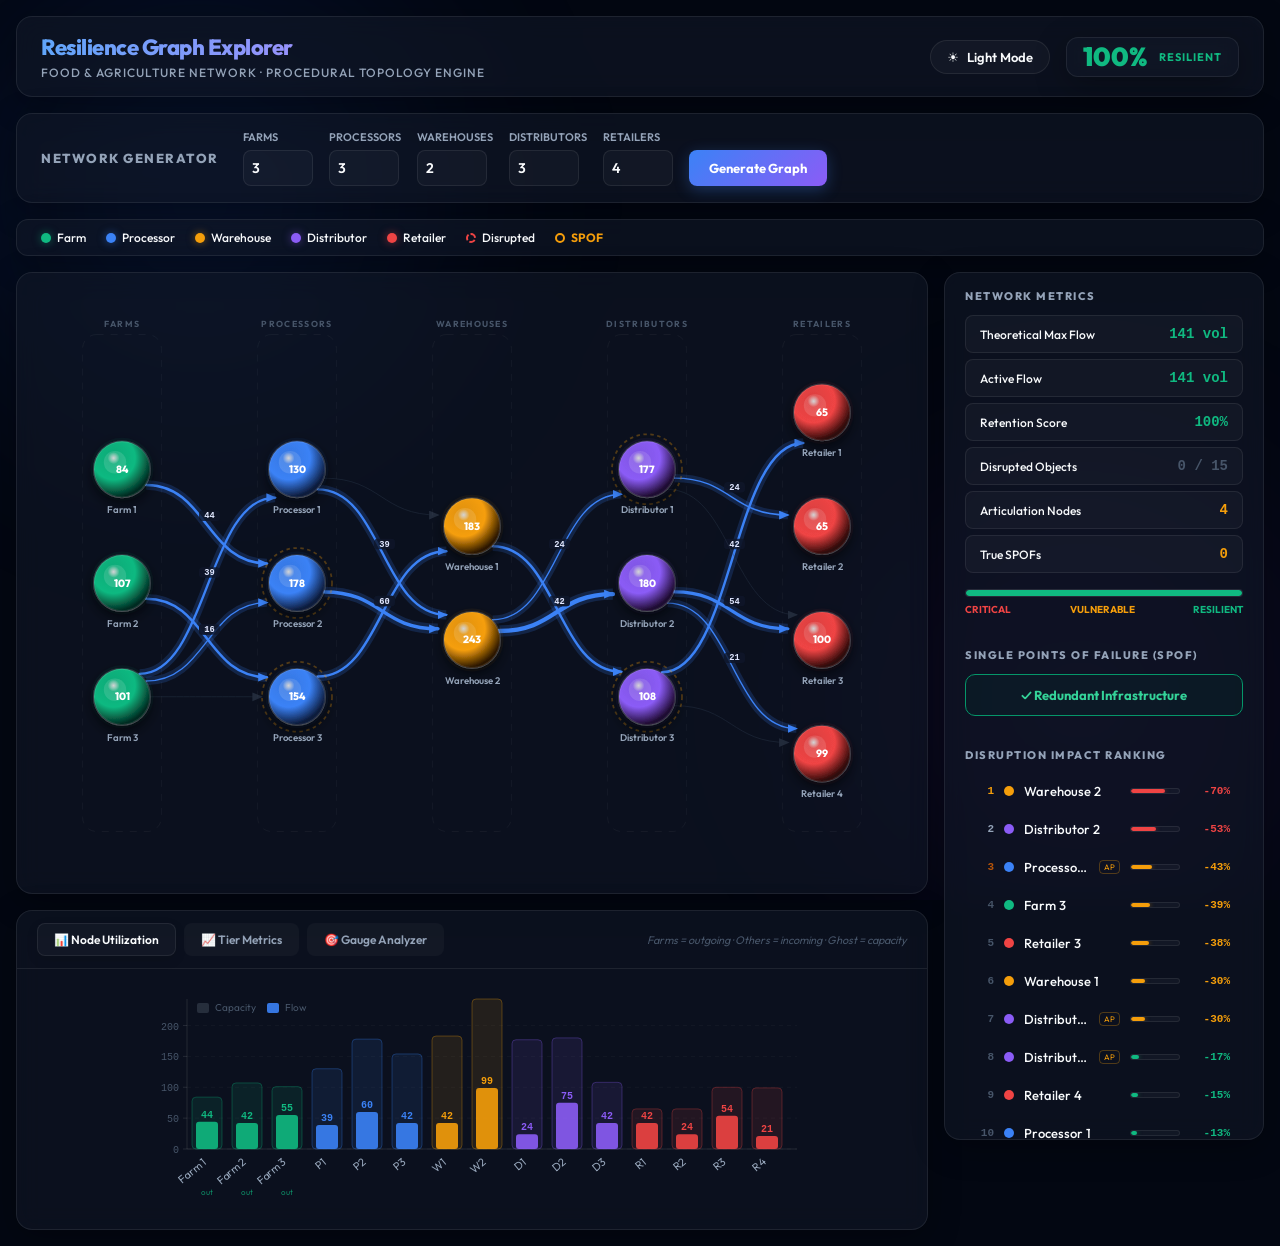
<file: index.html>
<!DOCTYPE html>
<html lang="en">
<head>
  <meta charset="UTF-8">
  <meta name="viewport" content="width=device-width, initial-scale=1.0, maximum-scale=1">
  <title>Dynamic Supply Chain Scorer</title>
  <link rel="preconnect" href="https://fonts.googleapis.com">
  <link rel="preconnect" href="https://fonts.gstatic.com" crossorigin>
  <link href="https://fonts.googleapis.com/css2?family=Outfit:wght@300;400;500;600;700;800;900&display=swap" rel="stylesheet">
  <link rel="stylesheet" href="style.css">
</head>
<body class="dark" id="bodyRoot">
  <!-- Interactive animated background -->
  <div class="bg-layer">
    <div class="glow-orb orb-1"></div>
    <div class="glow-orb orb-2"></div>
  </div>

  <div class="app-layout">
    <header class="glass-header">
      <div class="header-titles">
        <h1>Resilience Graph Explorer</h1>
        <p>Food &amp; Agriculture Network · Procedural Topology Engine</p>
      </div>
      <div class="header-controls">
        <button id="themeToggleBtn" class="control-btn theme-btn">
          <span class="icon">☀️</span><span class="label">Light</span>
        </button>
        <div class="score-card glass-panel" id="headerScoreCard">
          <div class="score-value" id="headerScoreValue">100%</div>
          <div class="score-label" id="headerScoreLabel">Resilient</div>
        </div>
      </div>
    </header>

    <!-- Configuration Builder Bar -->
    <div class="config-bar glass-panel">
      <div class="config-title">Network Generator</div>
      <div class="config-inputs">
        <div class="input-group">
          <label>Farms</label>
          <input type="number" id="inpFarms" value="3" min="1" />
        </div>
        <div class="input-group">
          <label>Processors</label>
          <input type="number" id="inpProcs" value="3" min="1" />
        </div>
        <div class="input-group">
          <label>Warehouses</label>
          <input type="number" id="inpWhs" value="2" min="1" />
        </div>
        <div class="input-group">
          <label>Distributors</label>
          <input type="number" id="inpDists" value="3" min="1" />
        </div>
        <div class="input-group">
          <label>Retailers</label>
          <input type="number" id="inpRets" value="4" min="1" />
        </div>
        <button id="btnGenerate" class="generate-btn">Generate Graph</button>
      </div>
    </div>

    <div class="legend-bar glass-panel" id="legendContainer"></div>

    <div class="main-content">
      <div class="left-panel">
        <div class="graph-container glass-panel" id="graphContainer">
          <svg id="networkSvg" width="1000" height="500" class="network-svg">
            <defs id="svgDefs"></defs>
            <g id="svgGrid"></g>
            <g id="svgEdges"></g>
            <g id="svgNodes"></g>
          </svg>
        </div>
        
        <div class="charts-panel glass-panel">
          <div class="tabs-row" id="tabsList">
            <button class="tab-btn active" data-tab="flow">📊 Node Utilization</button>
            <button class="tab-btn" data-tab="tier">📈 Tier Metrics</button>
            <button class="tab-btn" data-tab="gauge">🎯 Gauge Analyzer</button>
            <span class="tab-hint" id="tabHint"></span>
          </div>
          <div class="tab-content" id="tabContent"></div>
        </div>
      </div>

      <div class="right-sidebar glass-panel" id="rightSidebar">
        <div class="sidebar-section metrics-section">
          <div class="section-title">Network Metrics</div>
          <div id="metricsList"></div>
          <div class="score-bar-wrapper">
            <div class="score-bar-bg">
              <div class="score-bar-fill" id="scoreBarFill"></div>
            </div>
            <div class="score-bar-labels">
               <span class="score-crit">Critical</span>
               <span class="score-vuln">Vulnerable</span>
               <span class="score-resi">Resilient</span>
            </div>
          </div>
        </div>

        <div class="divider"></div>

        <div class="sidebar-section">
          <div class="section-title">Single Points of Failure (SPOF)</div>
          <div id="spofList"></div>
        </div>
        
        <div id="selectedNodeContainer"></div>

        <div class="divider"></div>

        <div class="sidebar-section ranking-section">
          <div class="section-title">Disruption Impact Ranking</div>
          <div id="rankingList"></div>
        </div>
      </div>
    </div>
  </div>

  <script src="app.js"></script>
</body>
</html>
</file>
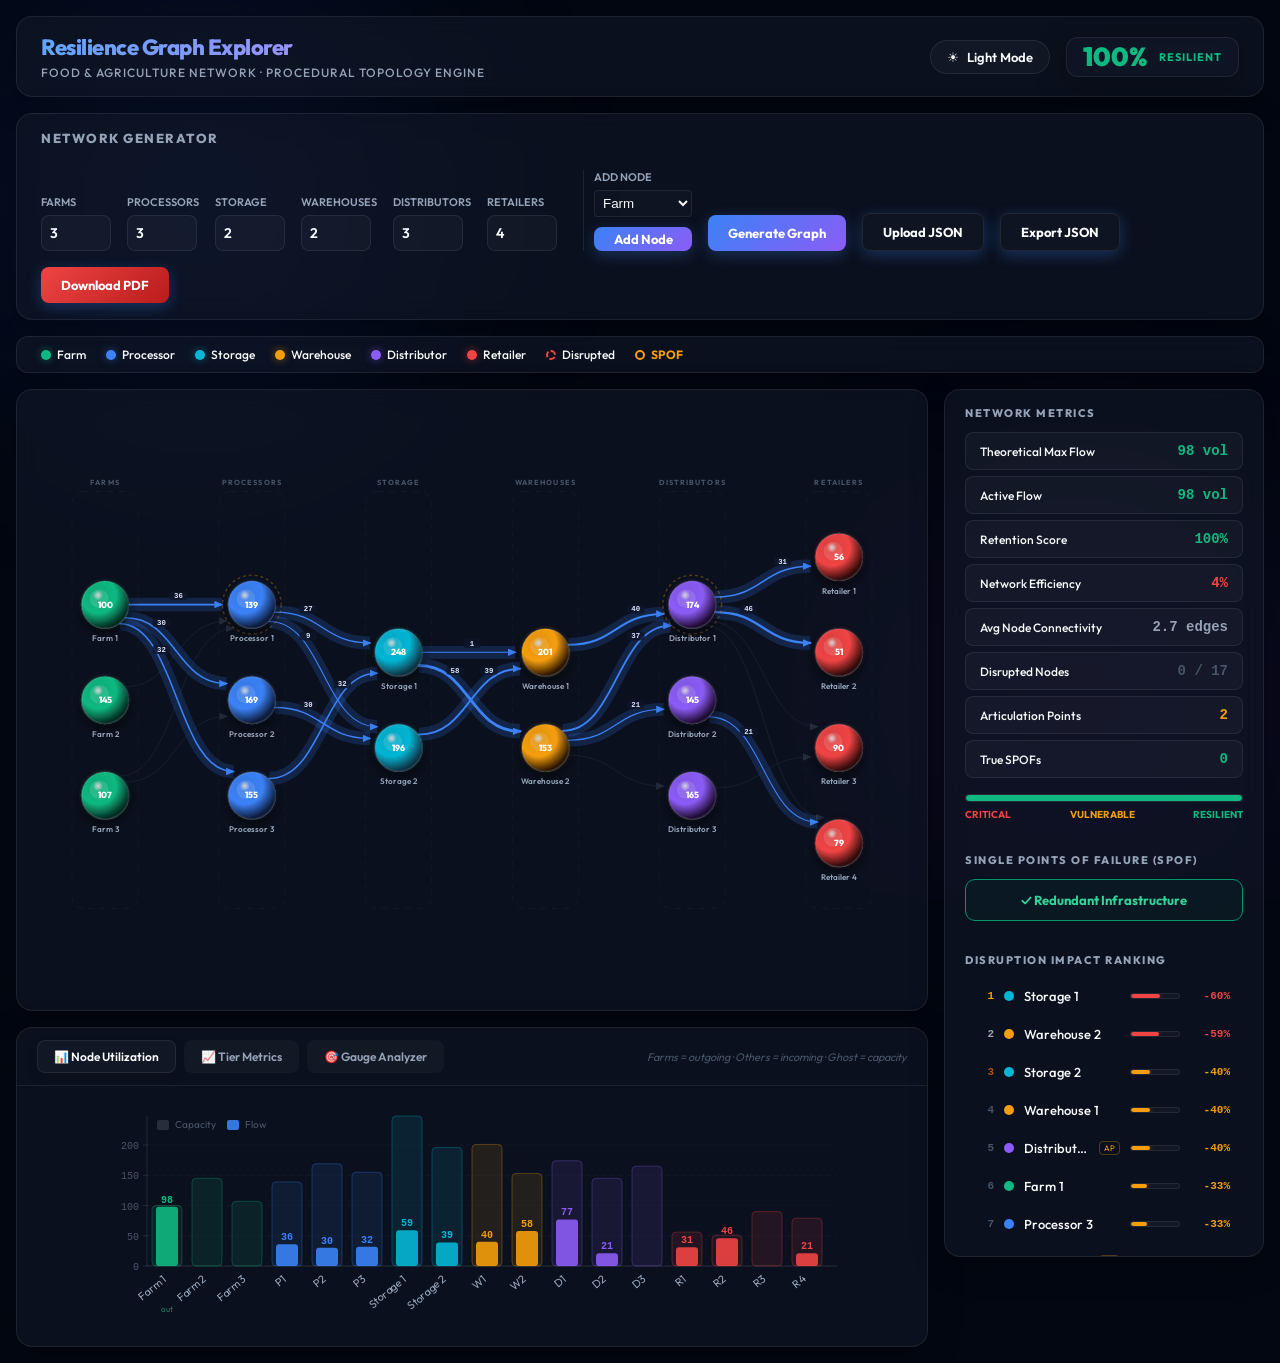
<file: indexii.html>
<!DOCTYPE html>
<html lang="en">
<head>
    <meta charset="UTF-8">
    <meta name="viewport" content="width=device-width, initial-scale=1.0, maximum-scale=1">
    <title>Dynamic Supply Chain Scorer</title>
    <link rel="preconnect" href="https://fonts.googleapis.com">
    <link rel="preconnect" href="https://fonts.gstatic.com" crossorigin>
    <link href="https://fonts.googleapis.com/css2?family=Outfit:wght@300;400;500;600;700;800;900&display=swap" rel="stylesheet">
    <style>
:root {
    --font-sans: 'Outfit', 'Inter', system-ui, sans-serif;
    --font-mono: 'Menlo', 'Monaco', 'Courier New', monospace;
}

* {
    box-sizing: border-box;
    scrollbar-width: thin;
    scrollbar-color: rgba(255, 255, 255, 0.1) transparent;
}

*::-webkit-scrollbar {
    width: 6px;
    height: 6px;
}

*::-webkit-scrollbar-track {
    background: transparent;
}

*::-webkit-scrollbar-thumb {
    background-color: rgba(255, 255, 255, 0.1);
    border-radius: 6px;
}

body.light * {
    scrollbar-color: rgba(0, 0, 0, 0.1) transparent;
}

body.light *::-webkit-scrollbar-thumb {
    background-color: rgba(0, 0, 0, 0.15);
}

body {
    margin: 0;
    padding: 0;
    font-family: var(--font-sans);
    -webkit-font-smoothing: antialiased;
    min-height: 100vh;
    position: relative;
    overflow-x: hidden;
}

/* Background Gradients */
body.dark {
    --bg-color: #030712;
    --orb-1: radial-gradient(circle, rgba(37, 99, 235, 0.15) 0%, rgba(37, 99, 235, 0) 60%);
    --orb-2: radial-gradient(circle, rgba(147, 51, 234, 0.1) 0%, rgba(147, 51, 234, 0) 60%);

    --glass-bg: rgba(17, 24, 39, 0.6);
    --glass-border: rgba(255, 255, 255, 0.08);
    --glass-shadow: 0 8px 32px 0 rgba(0, 0, 0, 0.3);

    --surface2: rgba(255, 255, 255, 0.03);
    --text: #f8fafc;
    --textMid: #94a3b8;
    --textFaint: #475569;

    --farmBg: #10b981;
    --storageBg: #06b6d4;
    --procBg: #3b82f6;
    --whBg: #f59e0b;
    --distBg: #8b5cf6;
    --retBg: #ef4444;
}

body.light {
    --bg-color: #f8fafc;
    --orb-1: radial-gradient(circle, rgba(59, 130, 246, 0.1) 0%, rgba(59, 130, 246, 0) 60%);
    --orb-2: radial-gradient(circle, rgba(168, 85, 247, 0.08) 0%, rgba(168, 85, 247, 0) 60%);

    --glass-bg: rgba(255, 255, 255, 0.7);
    --glass-border: rgba(255, 255, 255, 1);
    --glass-shadow: 0 8px 32px 0 rgba(31, 38, 135, 0.07);

    --surface2: rgba(0, 0, 0, 0.03);
    --text: #0f172a;
    --textMid: #475569;
    --textFaint: #94a3b8;

    --farmBg: #059669;
    --storageBg: #0891b2;
    --procBg: #2563eb;
    --whBg: #d97706;
    --distBg: #7c3aed;
    --retBg: #dc2626;
}

body {
    background-color: var(--bg-color);
    color: var(--text);
    transition: background-color 0.4s ease;
}

.bg-layer {
    position: fixed;
    inset: 0;
    z-index: -1;
    overflow: hidden;
    pointer-events: none;
}

.glow-orb {
    position: absolute;
    width: 800px;
    height: 800px;
    border-radius: 50%;
    filter: blur(80px);
}

.orb-1 {
    top: -200px;
    left: -200px;
    background: var(--orb-1);
}

.orb-2 {
    bottom: -200px;
    right: -200px;
    background: var(--orb-2);
}

.glass-panel {
    background: var(--glass-bg);
    backdrop-filter: blur(12px);
    -webkit-backdrop-filter: blur(12px);
    border: 1px solid var(--glass-border);
    box-shadow: var(--glass-shadow);
}

.app-layout {
    display: flex;
    flex-direction: column;
    min-height: 100vh;
    gap: 16px;
    padding: 16px;
    max-width: 1600px;
    margin: 0 auto;
}

/* Header */
.glass-header {
    border-radius: 16px;
    padding: 16px 24px;
    display: flex;
    align-items: center;
    justify-content: space-between;
    background: var(--glass-bg);
    backdrop-filter: blur(12px);
    border: 1px solid var(--glass-border);
    box-shadow: var(--glass-shadow);
}

.header-titles h1 {
    margin: 0;
    font-size: 22px;
    font-weight: 800;
    letter-spacing: -0.5px;
    background: linear-gradient(90deg, #60a5fa, #c084fc);
    -webkit-background-clip: text;
    -webkit-text-fill-color: transparent;
}

body.light .header-titles h1 {
    background: linear-gradient(90deg, #2563eb, #7c3aed);
    -webkit-background-clip: text;
}

.header-titles p {
    margin: 4px 0 0;
    font-size: 12px;
    color: var(--textMid);
    font-weight: 500;
    text-transform: uppercase;
    letter-spacing: 1px;
}

.header-controls {
    display: flex;
    align-items: center;
    gap: 16px;
}

.control-btn {
    border: none;
    font-family: inherit;
    cursor: pointer;
    display: flex;
    align-items: center;
    gap: 8px;
    font-size: 13px;
    font-weight: 600;
    border-radius: 20px;
    padding: 8px 16px;
    transition: all 0.2s;
    background: var(--surface2);
    color: var(--text);
    border: 1px solid var(--glass-border);
}

.control-btn:hover {
    background: rgba(255, 255, 255, 0.1);
    transform: translateY(-1px);
}

body.light .control-btn:hover {
    background: rgba(0, 0, 0, 0.05);
}

.score-card {
    border-radius: 12px;
    padding: 6px 16px;
    text-align: center;
    display: flex;
    align-items: center;
    gap: 12px;
}

.score-value {
    font-size: 26px;
    font-weight: 900;
    line-height: 1;
}

.score-label {
    font-size: 11px;
    font-weight: 700;
    text-transform: uppercase;
    letter-spacing: 1px;
}

/* Config Bar */
.config-bar {
    border-radius: 16px;
    padding: 16px 24px;
    display: flex;
    flex-wrap: wrap;
    align-items: center;
    gap: 24px;
}

.config-title {
    font-size: 13px;
    font-weight: 800;
    text-transform: uppercase;
    letter-spacing: 1.5px;
    color: var(--textMid);
}

.config-inputs {
    display: flex;
    flex-wrap: wrap;
    gap: 16px;
    align-items: flex-end;
}

.input-group {
    display: flex;
    flex-direction: column;
    gap: 6px;
}

.input-group label {
    font-size: 11px;
    font-weight: 600;
    color: var(--textMid);
    text-transform: uppercase;
}

.input-group input {
    width: 70px;
    background: var(--surface2);
    border: 1px solid var(--glass-border);
    color: var(--text);
    border-radius: 8px;
    padding: 8px;
    font-family: inherit;
    font-size: 14px;
    font-weight: 600;
    outline: none;
    transition: all 0.2s;
}

.input-group input:focus {
    border-color: var(--procBg);
    box-shadow: 0 0 0 2px rgba(59, 130, 246, 0.2);
}

/* Hide number input spinners */
.input-group input[type="number"]::-webkit-inner-spin-button,
.input-group input[type="number"]::-webkit-outer-spin-button {
    -webkit-appearance: none;
    margin: 0;
}

.input-group input[type="number"] {
    -moz-appearance: textfield;
}

.generate-btn {
    background: linear-gradient(135deg, var(--procBg), var(--distBg));
    color: white;
    border: none;
    font-family: inherit;
    font-size: 13px;
    font-weight: 700;
    border-radius: 8px;
    padding: 10px 20px;
    cursor: pointer;
    transition: all 0.3s ease;
    box-shadow: 0 4px 15px rgba(59, 130, 246, 0.3);
}

.generate-btn:hover {
    transform: translateY(-2px);
    box-shadow: 0 6px 20px rgba(59, 130, 246, 0.4);
}

/* Legend */
.legend-bar {
    border-radius: 12px;
    padding: 10px 24px;
    display: flex;
    align-items: center;
    gap: 20px;
    flex-wrap: wrap;
}

.legend-item {
    display: flex;
    align-items: center;
    gap: 6px;
}

.legend-dot {
    width: 10px;
    height: 10px;
    border-radius: 50%;
}

.legend-text {
    font-size: 12px;
    font-weight: 500;
    color: var(--text);
}

/* Main Layout */
.main-content {
    display: flex;
    gap: 16px;
    flex: 1;
    align-items: stretch;
}

.left-panel {
    flex: 1;
    display: flex;
    flex-direction: column;
    min-width: 0;
    gap: 16px;
}

.graph-container {
    border-radius: 16px;
    overflow: auto;
    min-height: 500px;
    display: flex;
    justify-content: center;
}

.network-svg {
    display: block;
    user-select: none;
    margin: 0 auto;
}

.node-group {
    cursor: pointer;
    transition: transform 0.2s cubic-bezier(0.175, 0.885, 0.32, 1.275);
}

.node-wrapper:hover .node-group {
    transform: scale(1.08);
}

/* Charts Panel */
.charts-panel {
    border-radius: 16px;
}

.tabs-row {
    display: flex;
    gap: 8px;
    padding: 12px 20px;
    border-bottom: 1px solid var(--glass-border);
    align-items: center;
    flex-wrap: wrap;
}

.tab-btn {
    border-radius: 8px;
    padding: 8px 16px;
    cursor: pointer;
    font-size: 12px;
    font-family: inherit;
    background: var(--surface2);
    color: var(--textMid);
    border: 1px solid transparent;
    font-weight: 600;
    transition: all 0.2s;
}

.tab-btn.active {
    background: var(--surface2);
    border-color: var(--glass-border);
    color: var(--text);
    box-shadow: 0 4px 12px rgba(0, 0, 0, 0.1);
}

.tab-hint {
    margin-left: auto;
    font-size: 11px;
    color: var(--textFaint);
    font-style: italic;
}

.tab-content {
    padding: 20px;
    overflow-x: auto;
}

/* Right Sidebar */
.right-sidebar {
    width: 320px;
    flex-shrink: 0;
    border-radius: 16px;
    display: flex;
    flex-direction: column;
    height: calc(100vh - 32px);
    position: sticky;
    top: 16px;
    overflow-y: auto;
}

.sidebar-section {
    padding: 16px 20px;
    flex-shrink: 0;
}

.section-title {
    font-size: 11px;
    color: var(--textMid);
    text-transform: uppercase;
    letter-spacing: 1.5px;
    margin-bottom: 12px;
    font-weight: 800;
}

.divider {
    height: 1px;
    background-color: var(--glass-border);
    margin: 0;
}

.metric-row {
    display: flex;
    justify-content: space-between;
    align-items: center;
    background-color: var(--surface2);
    border-radius: 8px;
    padding: 10px 14px;
    margin-bottom: 6px;
    border: 1px solid var(--glass-border);
}

.metric-label {
    font-size: 12px;
    font-weight: 500;
    color: var(--text);
}

.metric-value {
    font-size: 14px;
    font-weight: 800;
    font-family: var(--font-mono);
}

.score-bar-wrapper {
    margin-top: 16px;
}

.score-bar-bg {
    height: 8px;
    background-color: var(--surface2);
    border-radius: 6px;
    overflow: hidden;
    border: 1px solid var(--glass-border);
}

.score-bar-fill {
    height: 100%;
    border-radius: 6px;
    transition: width 0.5s ease-out, background 0.5s ease-out;
}

.score-bar-labels {
    display: flex;
    justify-content: space-between;
    margin-top: 6px;
}

.score-bar-labels span {
    font-size: 10px;
    font-weight: 700;
    text-transform: uppercase;
}

.score-crit {
    color: #ef4444;
}

.score-vuln {
    color: #f59e0b;
}

.score-resi {
    color: #10b981;
}

.spof-card {
    border-radius: 10px;
    padding: 12px;
    cursor: pointer;
    display: flex;
    align-items: center;
    gap: 12px;
    margin-bottom: 8px;
    transition: transform 0.2s;
}

.spof-card:hover {
    transform: scale(1.02);
}

.spof-card-label {
    font-size: 14px;
    font-weight: 700;
    color: #f59e0b;
}

.spof-card-desc {
    font-size: 11px;
    color: var(--textMid);
    margin-top: 2px;
}

.spof-badge {
    font-size: 9px;
    color: #f59e0b;
    font-weight: 900;
    border: 1px solid rgba(245, 158, 11, 0.4);
    border-radius: 4px;
    padding: 2px 6px;
    letter-spacing: 1px;
}

.rank-item {
    display: flex;
    align-items: center;
    gap: 10px;
    padding: 8px 12px;
    border-radius: 8px;
    margin-bottom: 4px;
    cursor: pointer;
    transition: background 0.2s;
}

.rank-item:hover {
    background-color: var(--surface2);
}

.rank-no {
    font-size: 11px;
    width: 16px;
    text-align: right;
    font-weight: 800;
    font-family: var(--font-mono);
}

.rank-label {
    font-size: 13px;
    flex: 1;
    overflow: hidden;
    text-overflow: ellipsis;
    white-space: nowrap;
    font-weight: 500;
}

.rank-impact {
    font-size: 11px;
    font-weight: 800;
    width: 40px;
    text-align: right;
    font-family: var(--font-mono);
    flex-shrink: 0;
}

.rank-bar-bg {
    width: 50px;
    flex-shrink: 0;
    height: 6px;
    background-color: var(--surface2);
    border-radius: 4px;
    overflow: hidden;
    border: 1px solid var(--glass-border);
}

.rank-bar-fill {
    height: 100%;
    border-radius: 4px;
    transition: width 0.3s;
}

.selected-node-details {
    padding: 16px 20px;
    flex-shrink: 0;
}

.selected-node-header {
    display: flex;
    align-items: center;
    gap: 8px;
    margin-bottom: 12px;
    flex-wrap: wrap;
}

.selected-node-grid {
    display: grid;
    grid-template-columns: 1fr 1fr;
    gap: 8px;
    margin-bottom: 16px;
}

.selected-node-stat {
    background-color: var(--surface2);
    border-radius: 8px;
    padding: 10px 12px;
    border: 1px solid var(--glass-border);
}

.selected-node-stat-label {
    font-size: 10px;
    color: var(--textFaint);
    text-transform: uppercase;
    font-weight: 700;
    margin-bottom: 4px;
}

.selected-node-stat-val {
    font-size: 18px;
    font-weight: 800;
    font-family: var(--font-mono);
}

.toggle-node-btn {
    width: 100%;
    padding: 12px;
    border-radius: 10px;
    border: none;
    cursor: pointer;
    font-size: 14px;
    font-weight: 700;
    font-family: inherit;
    transition: all 0.2s;
    box-shadow: 0 4px 12px rgba(0, 0, 0, 0.1);
}

.toggle-node-btn:hover {
    transform: translateY(-2px);
}

/* Responsive / Mobile Layout */
@media (max-width: 1100px) {
    .main-content {
        flex-direction: column;
    }

    .right-sidebar {
        width: 100%;
        position: static;
        height: auto;
        max-height: auto;
    }

    .selected-node-grid {
        grid-template-columns: repeat(auto-fit, minmax(140px, 1fr));
    }
}

@media (max-width: 768px) {
    .app-layout {
        padding: 8px;
        gap: 12px;
    }

    .glass-header {
        flex-direction: column;
        gap: 16px;
        text-align: center;
    }

    .header-controls {
        width: 100%;
        justify-content: center;
        flex-wrap: wrap;
    }

    .config-bar {
        justify-content: center;
    }

    .config-inputs {
        justify-content: center;
    }

    .legend-bar {
        justify-content: center;
    }

    .rank-item {
        padding: 12px;
    }
}
/* Node Popover Inline Editor */
#nodePopover {
    position: absolute;
    width: 280px;
    padding: 15px;
    transition: opacity 0.2s, transform 0.2s;
    opacity: 0;
    pointer-events: none;
    transform: scale(0.95);
    background: var(--glass-bg);
    backdrop-filter: blur(12px);
    -webkit-backdrop-filter: blur(12px);
    border: 1px solid var(--glass-border);
    box-shadow: var(--glass-shadow);
    border-radius: 12px;
}
#nodePopover.active {
    opacity: 1;
    pointer-events: auto;
    transform: scale(1);
}
.popover-title {
    font-size: 14px;
    font-weight: 800;
    margin-bottom: 12px;
    color: var(--text);
    border-bottom: 1px solid var(--glass-border);
    padding-bottom: 8px;
}
.popover-section {
    margin-bottom: 12px;
}
.popover-label {
    font-size: 10px;
    color: var(--textFaint);
    text-transform: uppercase;
    letter-spacing: 1px;
    margin-bottom: 6px;
    font-weight: 700;
}
.popover-input-row {
    display: flex;
    align-items: center;
    gap: 8px;
    margin-bottom: 6px;
}
.popover-input-row input, .popover-input-row select {
    background: var(--surface2);
    border: 1px solid var(--glass-border);
    color: var(--text);
    padding: 6px 8px;
    border-radius: 6px;
    font-size: 12px;
    width: 100%;
    outline: none;
    font-family: inherit;
    font-weight: 600;
}
.popover-input-row input:focus, .popover-input-row select:focus {
    border-color: var(--procBg);
}
.popover-input-row span {
    font-size: 11px;
    color: var(--textMid);
    width: 110px;
    overflow: hidden;
    text-overflow: ellipsis;
    white-space: nowrap;
    font-weight: 500;
}
.popover-btn {
    background: var(--procBg);
    color: #fff;
    border: none;
    padding: 6px 10px;
    border-radius: 6px;
    cursor: pointer;
    font-size: 12px;
    font-weight: 700;
    transition: background 0.2s;
}
.popover-btn:hover {
    background: var(--distBg);
}

    </style>
<style media="print">
@page { size: A3 landscape; margin: 12mm; }
body { background: white !important; color: #0f172a !important; }
.config-bar, .legend-bar, #themeToggleBtn, #btnGenerate, #btnAddNode,
#btnExport, #btnPdf, label[for="inpJson"], #inpJson, .tabs-row,
.bg-layer, .glow-orb, #selNodeType { display: none !important; }
.app-layout { padding: 0; gap: 8px; max-width: 100%; }
.glass-header { border-radius: 8px; border: 1px solid #e2e8f0 !important; box-shadow: none !important; background: white !important; backdrop-filter: none !important; }
.header-titles h1 { background: linear-gradient(90deg,#2563eb,#7c3aed); -webkit-background-clip: text; }
.main-content { display: flex !important; flex-direction: row !important; gap: 8px; page-break-inside: avoid; }
.left-panel { flex: 1; min-width: 0; }
.right-sidebar { width: 260px !important; height: auto !important; position: static !important; overflow: visible !important; border: 1px solid #e2e8f0 !important; box-shadow: none !important; background: white !important; backdrop-filter: none !important; }
.graph-container { overflow: visible !important; border: 1px solid #e2e8f0 !important; box-shadow: none !important; background: white !important; backdrop-filter: none !important; }
.charts-panel { border: 1px solid #e2e8f0 !important; box-shadow: none !important; background: white !important; backdrop-filter: none !important; }
.tab-content { padding: 12px; }
.metric-row { border: 1px solid #e2e8f0 !important; background: #f8fafc !important; }
.score-bar-bg { border: 1px solid #e2e8f0 !important; background: #f1f5f9 !important; }
#nodePopover { display: none !important; }
* { -webkit-print-color-adjust: exact !important; print-color-adjust: exact !important; }
</style>
</head>
<body class="dark" id="bodyRoot">
    <div class="bg-layer"><div class="glow-orb orb-1"></div><div class="glow-orb orb-2"></div></div>
    <div class="app-layout">
        <header class="glass-header">
            <div class="header-titles"><h1>Resilience Graph Explorer</h1><p>Food &amp; Agriculture Network · Procedural Topology Engine</p></div>
            <div class="header-controls">
                <button id="themeToggleBtn" class="control-btn theme-btn"><span class="icon">☀️</span><span class="label">Light</span></button>
                <div class="score-card glass-panel" id="headerScoreCard"><div class="score-value" id="headerScoreValue">100%</div><div class="score-label" id="headerScoreLabel">Resilient</div></div>
            </div>
        </header>
        <div class="config-bar glass-panel">
            <div class="config-title">Network Generator</div>
            <div class="config-inputs">
                <div class="input-group"><label>Farms</label><input type="number" id="inpFarms" value="3" min="1" /></div>
                <div class="input-group"><label>Processors</label><input type="number" id="inpProcs" value="3" min="1" /></div>
                <div class="input-group"><label>Storage</label><input type="number" id="inpStorage" value="2" min="1" /></div>
                <div class="input-group"><label>Warehouses</label><input type="number" id="inpWhs" value="2" min="1" /></div>
                <div class="input-group"><label>Distributors</label><input type="number" id="inpDists" value="3" min="1" /></div>
                <div class="input-group"><label>Retailers</label><input type="number" id="inpRets" value="4" min="1" /></div>
                <div class="input-group" style="margin-left:10px;border-left:1px solid var(--glass-border,rgba(255,255,255,0.2));padding-left:10px;">
                    <label>Add Node</label>
                    <select id="selNodeType" style="background:var(--glass-bg,rgba(255,255,255,0.1));color:inherit;border:1px solid var(--glass-border,rgba(255,255,255,0.2));padding:4px;border-radius:4px;outline:none;">
                        <option value="farm" style="color:black;">Farm</option><option value="processor" style="color:black;">Processor</option>
                        <option value="storage" style="color:black;">Storage</option><option value="warehouse" style="color:black;">Warehouse</option>
                        <option value="distributor" style="color:black;">Distributor</option><option value="retailer" style="color:black;">Retailer</option>
                    </select>
                    <button id="btnAddNode" class="generate-btn" style="padding:4px 10px;margin-top:4px;width:100%;">Add Node</button>
                </div>
                <button id="btnGenerate" class="generate-btn">Generate Graph</button>
                <label for="inpJson" class="generate-btn" style="background:var(--glass-bg,rgba(255,255,255,0.1));cursor:pointer;text-align:center;border:1px solid var(--glass-border,rgba(255,255,255,0.2));color:inherit;">Upload JSON</label>
                <input type="file" id="inpJson" accept=".json" style="display:none;" />
                <button id="btnExport" class="generate-btn" style="background:var(--glass-bg,rgba(255,255,255,0.1));color:inherit;border:1px solid var(--glass-border,rgba(255,255,255,0.2));">Export JSON</button>
                <button id="btnPdf" class="generate-btn" style="background:linear-gradient(135deg,#ef4444,#b91c1c);">Download PDF</button>
            </div>
        </div>
        <div class="legend-bar glass-panel" id="legendContainer"></div>
        <div class="main-content">
            <div class="left-panel">
                <div class="graph-container glass-panel" id="graphContainer" style="position:relative;">
                    <svg id="networkSvg" width="1240" height="500" class="network-svg">
                        <defs id="svgDefs"></defs><g id="svgGrid"></g><g id="svgEdges"></g><g id="svgNodes"></g><g id="svgDragLayer" style="pointer-events:none;"></g>
                    </svg>
                    <div id="nodePopover" class="glass-panel hidden" style="position:absolute;z-index:1000;pointer-events:auto;"></div>
                </div>
                <div class="charts-panel glass-panel">
                    <div class="tabs-row" id="tabsList">
                        <button class="tab-btn active" data-tab="flow">📊 Node Utilization</button>
                        <button class="tab-btn" data-tab="tier">📈 Tier Metrics</button>
                        <button class="tab-btn" data-tab="gauge">🎯 Gauge Analyzer</button>
                        <span class="tab-hint" id="tabHint"></span>
                    </div>
                    <div class="tab-content" id="tabContent"></div>
                </div>
            </div>
            <div class="right-sidebar glass-panel" id="rightSidebar">
                <div class="sidebar-section metrics-section">
                    <div class="section-title">Network Metrics</div>
                    <div id="metricsList"></div>
                    <div class="score-bar-wrapper">
                        <div class="score-bar-bg"><div class="score-bar-fill" id="scoreBarFill"></div></div>
                        <div class="score-bar-labels"><span class="score-crit">Critical</span><span class="score-vuln">Vulnerable</span><span class="score-resi">Resilient</span></div>
                    </div>
                </div>
                <div class="divider"></div>
                <div class="sidebar-section"><div class="section-title">Single Points of Failure (SPOF)</div><div id="spofList"></div></div>
                <div id="selectedNodeContainer"></div>
                <div class="divider"></div>
                <div class="sidebar-section ranking-section"><div class="section-title">Disruption Impact Ranking</div><div id="rankingList"></div></div>
            </div>
        </div>
    </div>
    <script>
let STATE = {
    nodes: [],
    edges: [],
    disrupted: new Set(),
    hovered: null,
    selected: null,
    chartTab: 'flow',
    dark: true,
    baselineTotal: 0,
    current: { totalFlow: 0, edgeFlowMap: new Map() },
    aps: new Set(),
    spofs: new Set(),
    ranking: [],
    tiers: new Map(),
    inFlow: new Map(),
    outFlow: new Map()
};

let NODE_POS = {};
let SVG_HEIGHT = 500;
let SVG_WIDTH = 1240;

const COL = { farm: 120, proc: 320, storage: 520, wh: 720, dist: 920, ret: 1120 };

const TYPE_META = {
    farm: { dark: "#10b981", light: "#059669", darkBg: "#022c22", lightBg: "#d1fae5" },
    processor: { dark: "#3b82f6", light: "#2563eb", darkBg: "#0c1a3a", lightBg: "#dbeafe" },
    storage: { dark: "#06b6d4", light: "#0891b2", darkBg: "#083344", lightBg: "#cffafe" },
    warehouse: { dark: "#f59e0b", light: "#d97706", darkBg: "#2c1700", lightBg: "#fef3c7" },
    distributor: { dark: "#8b5cf6", light: "#7c3aed", darkBg: "#1e0a30", lightBg: "#ede9fe" },
    retailer: { dark: "#ef4444", light: "#dc2626", darkBg: "#2d0808", lightBg: "#fee2e2" },
};
const TYPE_LABEL = {
    farm: "Farm", processor: "Processor", storage: "Storage", warehouse: "Warehouse",
    distributor: "Distributor", retailer: "Retailer",
};

const SOURCE_TYPES = new Set(["farm"]);
const NR = 32; // node radius

// ─── Network Generator ────────────────────────────────────────────────────────

function randInt(min, max) { return Math.floor(Math.random() * (max - min + 1)) + min; }

function generateNetwork() {
    const nf = parseInt($('inpFarms').value) || 1;
    const np = parseInt($('inpProcs').value) || 1;
    const ns = parseInt($('inpStorage')?.value) || 1;
    const nw = parseInt($('inpWhs').value) || 1;
    const nd = parseInt($('inpDists').value) || 1;
    const nr = parseInt($('inpRets').value) || 1;

    STATE.nodes = [];
    STATE.edges = [];
    STATE.disrupted.clear();
    STATE.selected = null;
    NODE_POS = {};

    const layers = [
        { type: 'farm', count: nf, cap: [80, 150], label: "Farm" },
        { type: 'processor', count: np, cap: [100, 200], label: "Processor" },
        { type: 'storage', count: ns, cap: [150, 250], label: "Storage" },
        { type: 'warehouse', count: nw, cap: [150, 250], label: "Warehouse" },
        { type: 'distributor', count: nd, cap: [100, 180], label: "Distributor" },
        { type: 'retailer', count: nr, cap: [50, 100], label: "Retailer" }
    ];

    const maxNodes = Math.max(nf, np, ns, nw, nd, nr);
    const Y_GAP = 130;
    SVG_HEIGHT = Math.max(500, maxNodes * Y_GAP + 100);

    // Generate Nodes & Coordinates
    const layerIds = [];
    layers.forEach((layer) => {
        let ids = [];
        const startY = (SVG_HEIGHT - (layer.count - 1) * Y_GAP) / 2;
        for (let i = 0; i < layer.count; i++) {
            const id = `${layer.type}${i + 1}`;
            ids.push(id);
            STATE.nodes.push({ id, label: `${layer.label} ${i + 1}`, type: layer.type, capacity: randInt(layer.cap[0], layer.cap[1]) });
            let xPos = COL.farm;
            if (layer.type === 'processor') xPos = COL.proc;
            else if (layer.type === 'storage') xPos = COL.storage;
            else if (layer.type === 'warehouse') xPos = COL.wh;
            else if (layer.type === 'distributor') xPos = COL.dist;
            else if (layer.type === 'retailer') xPos = COL.ret;
            
            NODE_POS[id] = { x: xPos, y: startY + i * Y_GAP };
        }
        layerIds.push(ids);
    });

    // Generate Edges ensuring full connectivity logic
    for (let l = 0; l < layerIds.length - 1; l++) {
        const fromL = layerIds[l];
        const toL = layerIds[l + 1];

        const addEdge = (f, t) => {
            const existing = STATE.edges.find(e => e.from === f && e.to === t);
            if (existing) {
                existing.flow = Math.min(existing.flow + randInt(10, 40), 120); // merge, cap at 120
            } else {
                STATE.edges.push({ from: f, to: t, flow: randInt(20, 80) });
            }
        };

        // Guarantee every downstream node has at least one incoming edge
        toL.forEach(t => addEdge(fromL[randInt(0, fromL.length - 1)], t));

        // Guarantee every upstream node has at least one outgoing edge
        fromL.forEach(f => {
            if (!STATE.edges.find(e => e.from === f)) {
                addEdge(f, toL[randInt(0, toL.length - 1)]);
            }
            // Randomly add cross-connections for redundancy
            if (toL.length > 1 && Math.random() > 0.5) {
                addEdge(f, toL[randInt(0, toL.length - 1)]);
            }
        });
    }

    dedupeEdges();
    const base = runMaxFlow(new Set());
    STATE.baselineTotal = base.totalFlow;
    kahnTiers();
    updateState();
}

function loadNetworkFromJson(rawData) {
    let data = rawData;
    
    // If it's an array, look for the first object containing nodes and edges
    if (Array.isArray(rawData)) {
        data = rawData.find(d => d.nodes && d.edges) || rawData[0] || {};
    }
    
    // If nodes/edges are nested inside another key (like data.Network.nodes)
    if (!data.nodes && !data.edges) {
        for (const key in data) {
            if (data[key] && data[key].nodes && data[key].edges) {
                data = data[key];
                break;
            }
        }
    }

    if (!data || !Array.isArray(data.nodes) || !Array.isArray(data.edges)) {
        throw new Error("JSON must contain 'nodes' and 'edges' arrays");
    }

    STATE.nodes = [];
    STATE.edges = [];
    STATE.disrupted.clear();
    STATE.selected = null;
    NODE_POS = {};

    const typeCounts = { farm: 0, processor: 0, storage: 0, warehouse: 0, distributor: 0, retailer: 0 };
    
    // Process nodes, ensuring all parameters are handled properly
    data.nodes.forEach(n => {
        let type = (n.type || 'farm').toString().toLowerCase();
        
        // Map common aliases or fallback to farm if the type is completely unknown
        if (type === 'supplier' || type === 'manufacturer') type = 'farm';
        else if (type === 'store' || type === 'shop') type = 'retailer';
        else if (type === 'wearhouse') type = 'warehouse';
        else if (!TYPE_META[type]) type = 'farm';

        // Check for aliases like capacity_tonnes_day or name
        const rawCapacity = n.capacity !== undefined ? n.capacity : (n.capacity_tonnes_day !== undefined ? n.capacity_tonnes_day : 100);
        const capacity = Number(rawCapacity) || 100;
        
        const id = (n.id !== undefined ? n.id : `${type}_${Math.random().toString(36).substr(2, 5)}`).toString();
        const label = (n.label || n.name || id).toString();
        
        STATE.nodes.push({ id, label, type, capacity });
        
        if (typeCounts[type] !== undefined) typeCounts[type]++;
    });

    // Process edges
    data.edges.forEach(e => {
        if (!e.from || !e.to) return;
        STATE.edges.push({
            from: e.from.toString(),
            to: e.to.toString(),
            flow: Number(e.flow) || 50
        });
    });

    const maxNodes = Math.max(1, ...Object.values(typeCounts));
    const Y_GAP = 130;
    SVG_HEIGHT = Math.max(500, maxNodes * Y_GAP + 100);

    const typeCurrentIdx = { farm: 0, processor: 0, storage: 0, warehouse: 0, distributor: 0, retailer: 0 };

    STATE.nodes.forEach(n => {
        // Find original JSON node to see if pos is defined
        const orig = data.nodes.find(o => o.id === n.id);
        const nx = orig ? Number(orig.x) : NaN;
        const ny = orig ? Number(orig.y) : NaN;
        if (orig && !isNaN(nx) && !isNaN(ny) && nx > 0 && ny > 0) {
            NODE_POS[n.id] = { x: nx, y: ny };
        } else {
            const count = typeCounts[n.type] || 1;
            const startY = (SVG_HEIGHT - (count - 1) * Y_GAP) / 2;
            const idx = typeCurrentIdx[n.type] || 0;
            typeCurrentIdx[n.type] = idx + 1;
            
            let xPos = COL.farm;
            if (n.type === 'processor') xPos = COL.proc;
            else if (n.type === 'storage') xPos = COL.storage;
            else if (n.type === 'warehouse') xPos = COL.wh;
            else if (n.type === 'distributor') xPos = COL.dist;
            else if (n.type === 'retailer') xPos = COL.ret;
            
            NODE_POS[n.id] = { x: xPos, y: startY + idx * Y_GAP };
        }
    });

    dedupeEdges();
    const base = runMaxFlow(new Set());
    STATE.baselineTotal = base.totalFlow;
    kahnTiers();
    updateState();

    // Update input boxes to reflect loaded file
    if ($('inpFarms')) $('inpFarms').value = typeCounts.farm;
    if ($('inpProcs')) $('inpProcs').value = typeCounts.processor;
    if ($('inpStorage')) $('inpStorage').value = typeCounts.storage;
    if ($('inpWhs')) $('inpWhs').value = typeCounts.warehouse;
    if ($('inpDists')) $('inpDists').value = typeCounts.distributor;
    if ($('inpRets')) $('inpRets').value = typeCounts.retailer;
}

// Merge any duplicate from→to edge pairs by summing their flow values.
// This prevents the flow graph from having parallel edges that confuse extraction.
function dedupeEdges() {
    const map = new Map();
    for (const e of STATE.edges) {
        const k = `${e.from}__${e.to}`;
        map.set(k, (map.get(k) || 0) + e.flow);
    }
    STATE.edges = [];
    for (const [k, flow] of map) {
        const [from, to] = k.split('__');
        STATE.edges.push({ from, to, flow });
    }
}

// ─── DSA ──────────────────────────────────────────────────────────────────────

class MaxFlowGraph {
    constructor(n) { this.g = Array.from({ length: n }, () => []); }
    addEdge(u, v, cap) {
        this.g[u].push({ to: v, cap, rev: this.g[v].length });
        this.g[v].push({ to: u, cap: 0, rev: this.g[u].length - 1 });
    }
    bfs(s, t, par, pe) {
        const vis = new Uint8Array(this.g.length), q = [s]; vis[s] = 1; par[s] = -1;
        while (q.length) {
            const u = q.shift();
            for (let i = 0; i < this.g[u].length; i++) {
                const e = this.g[u][i];
                if (!vis[e.to] && e.cap > 0) { vis[e.to] = 1; par[e.to] = u; pe[e.to] = i; if (e.to === t) return true; q.push(e.to); }
            }
        }
        return false;
    }
    maxflow(s, t) {
        const init = this.g.map(adj => adj.map(e => e.cap));
        const par = new Array(this.g.length).fill(-1), pe = [...par]; let total = 0;
        while (this.bfs(s, t, par, pe)) {
            let pf = Infinity, cur = t;
            while (cur !== s) { const p = par[cur], i = pe[cur]; pf = Math.min(pf, this.g[p][i].cap); cur = p; }
            cur = t;
            while (cur !== s) { const p = par[cur], i = pe[cur]; this.g[p][i].cap -= pf; this.g[cur][this.g[p][i].rev].cap += pf; cur = p; }
            total += pf;
        }
        const efMap = new Map();
        for (let u = 0; u < this.g.length; u++) {
            for (let i = 0; i < this.g[u].length; i++) {
                const e = this.g[u][i], sent = init[u][i] - e.cap;
                if (sent > 0) efMap.set(`${u}__${e.to}`, (efMap.get(`${u}__${e.to}`) || 0) + sent);
            }
        }
        return { flow: total, efMap };
    }
}

function runMaxFlow(disrupted) {
    const ae = STATE.edges.filter(e => !disrupted.has(e.from) && !disrupted.has(e.to));
    const an = STATE.nodes.filter(n => !disrupted.has(n.id));
    if (an.length === 0) return { totalFlow: 0, edgeFlowMap: new Map() };
    const ni = new Map(); an.forEach((n, i) => ni.set(n.id, i));

    // Vertex Splitting: node i → 2*i (in-node) and 2*i+1 (out-node)
    const S = 2 * an.length, T = S + 1;
    const g = new MaxFlowGraph(T + 1);

    // Internal node capacity edges: in → out
    an.forEach((n, i) => g.addEdge(2 * i, 2 * i + 1, n.capacity));

    // Super-source → farms, retailers → super-sink (infinite capacity)
    for (const f of an.filter(n => SOURCE_TYPES.has(n.type)))
        g.addEdge(S, 2 * ni.get(f.id), 1e9);
    for (const r of an.filter(n => n.type === 'retailer'))
        g.addEdge(2 * ni.get(r.id) + 1, T, 1e9);

    // Aggregate parallel edges (same from→to) into a single capacity
    // so the flow graph has exactly one edge per unique pair.
    const edgeCap = new Map(); // key: "fromIdx__toIdx" → total capacity
    for (const e of ae) {
        const u = ni.get(e.from), v = ni.get(e.to);
        if (u === undefined || v === undefined) continue;
        const k = `${u}__${v}`;
        edgeCap.set(k, (edgeCap.get(k) || 0) + e.flow);
    }
    for (const [k, cap] of edgeCap) {
        const [u, v] = k.split('__').map(Number);
        g.addEdge(2 * u + 1, 2 * v, cap); // out-node → in-node
    }

    const { flow, efMap } = g.maxflow(S, T);
    const edgeFlowMap = new Map();

    for (const [key, f] of efMap) {
        const [u, v] = key.split('__').map(Number);
        // Skip super-source / super-sink edges and internal node edges
        if (u === S || v === T || u === T || v === S) continue;
        if (u % 2 !== 1 || v % 2 !== 0) continue; // only out→in cross edges

        const fromNode = an[Math.floor(u / 2)];
        const toNode   = an[Math.floor(v / 2)];
        if (!fromNode || !toNode) continue;

        const fromId = fromNode.id, toId = toNode.id;
        // Distribute the aggregated flow proportionally back to individual edges.
        // For display purposes: if there are parallel edges, each shows its
        // share proportional to its declared flow capacity.
        const parallels = ae.filter(e => e.from === fromId && e.to === toId);
        const totalCap = parallels.reduce((s, e) => s + e.flow, 0);
        if (parallels.length === 1 || totalCap === 0) {
            edgeFlowMap.set(`${fromId}__${toId}`, f);
        } else {
            // Split flow proportionally; each parallel edge gets its share
            parallels.forEach(e => {
                const share = Math.round(f * (e.flow / totalCap));
                if (share > 0) edgeFlowMap.set(`${fromId}__${toId}`, (edgeFlowMap.get(`${fromId}__${toId}`) || 0) + share);
            });
        }
    }
    return { totalFlow: flow, edgeFlowMap };
}

function tarjanAP(disrupted) {
    const active = STATE.nodes.filter(n => !disrupted.has(n.id)).map(n => n.id);
    const idx = new Map(); active.forEach((id, i) => idx.set(id, i));
    const n = active.length, adj = Array.from({ length: n }, () => []);
    for (const e of STATE.edges) { const u = idx.get(e.from), v = idx.get(e.to); if (u !== undefined && v !== undefined) { adj[u].push(v); adj[v].push(u); } }
    const disc = new Array(n).fill(-1), low = new Array(n).fill(0), isAP = new Array(n).fill(false); let t = 0;
    function dfs(u, p) {
        disc[u] = low[u] = t++; let cc = 0;
        for (const v of adj[u]) {
            if (disc[v] === -1) { cc++; dfs(v, u); low[u] = Math.min(low[u], low[v]); if (p === -1 && cc > 1) isAP[u] = true; if (p !== -1 && low[v] >= disc[u]) isAP[u] = true; }
            else if (v !== p) low[u] = Math.min(low[u], disc[v]);
        }
    }
    for (let i = 0; i < n; i++) if (disc[i] === -1) dfs(i, -1);
    const r = new Set(); isAP.forEach((ap, i) => { if (ap) r.add(active[i]); });
    return r;
}

function bfsReach(start, targets, disrupted) {
    if (disrupted.has(start)) return false;
    const adj = new Map();
    for (const e of STATE.edges) if (!disrupted.has(e.from) && !disrupted.has(e.to)) { if (!adj.has(e.from)) adj.set(e.from, []); adj.get(e.from).push(e.to); }
    const vis = new Set(), q = [start];
    while (q.length) { const c = q.shift(); if (targets.has(c)) return true; if (vis.has(c)) continue; vis.add(c); for (const nb of adj.get(c) || []) if (!vis.has(nb)) q.push(nb); }
    return false;
}

// Single-pass analysis: runs MaxFlow once per active node to compute both
// SPOF membership and disruption-impact ranking, halving the number of MaxFlow calls.
function analyzeNetwork(disrupted, baseFlow, aps) {
    const spofs = new Set();
    if (baseFlow === 0) return { spofs, ranking: [] };

    const activeNodes = STATE.nodes.filter(n => !disrupted.has(n.id));
    const ranking = activeNodes.map(node => {
        const td = new Set(disrupted); td.add(node.id);
        const { totalFlow } = runMaxFlow(td);
        const loss = baseFlow - totalFlow;
        if (totalFlow === 0) spofs.add(node.id);
        const impactPct = baseFlow > 0 ? Math.max(0, Math.min(100, Math.round((loss / baseFlow) * 100))) : 0;
        return { id: node.id, label: node.label, type: node.type, impactPct, flowLoss: loss, isSPOF: false, isAP: aps.has(node.id) };
    });

    // Tag isSPOF now that we know the set
    ranking.forEach(r => { r.isSPOF = spofs.has(r.id); });
    ranking.sort((a, b) => b.impactPct - a.impactPct || b.flowLoss - a.flowLoss);

    return { spofs, ranking };
}

// Keep old names as thin wrappers so nothing else breaks
function detectSPOFs(disrupted, baseFlow) {
    return analyzeNetwork(disrupted, baseFlow, STATE.aps || new Set()).spofs;
}

function computeRanking(disrupted, baseFlow, spofs, aps) {
    return STATE.nodes
        .filter(n => !disrupted.has(n.id))
        .map(node => {
            const td = new Set(disrupted); td.add(node.id);
            const { totalFlow } = runMaxFlow(td);
            const loss = baseFlow - totalFlow;
            const impactPct = baseFlow > 0 ? Math.max(0, Math.min(100, Math.round((loss / baseFlow) * 100))) : 0;
            return { id: node.id, label: node.label, type: node.type, impactPct, flowLoss: loss, isSPOF: spofs.has(node.id), isAP: aps.has(node.id) };
        })
        .sort((a, b) => b.impactPct - a.impactPct || b.flowLoss - a.flowLoss);
}

function kahnTiers() {
    // Kahn's topological sort with cycle protection.
    // Nodes in cycles get a tier derived from their type order so the graph stays stable.
    const TYPE_ORDER = { farm: 0, processor: 1, storage: 2, warehouse: 3, distributor: 4, retailer: 5 };
    const inDeg = new Map(), adj = new Map();
    for (const n of STATE.nodes) { inDeg.set(n.id, 0); adj.set(n.id, []); }
    for (const e of STATE.edges) {
        if (!adj.has(e.from) || !adj.has(e.to)) continue;
        adj.get(e.from).push(e.to);
        inDeg.set(e.to, (inDeg.get(e.to) || 0) + 1);
    }
    const tier = new Map(), q = [];
    for (const [id, d] of inDeg) if (d === 0) { q.push(id); tier.set(id, 0); }
    while (q.length) {
        const u = q.shift();
        const t = tier.get(u) || 0;
        for (const v of adj.get(u) || []) {
            inDeg.set(v, (inDeg.get(v) || 0) - 1);
            tier.set(v, Math.max(tier.get(v) || 0, t + 1));
            if (inDeg.get(v) === 0) q.push(v);
        }
    }
    // Nodes not reached (in cycles or disconnected): fall back to type-based tier
    for (const n of STATE.nodes) {
        if (!tier.has(n.id)) tier.set(n.id, TYPE_ORDER[n.type] ?? 0);
    }
    STATE.tiers = tier;
}

// Returns the actual throughput of a node: for sources use outFlow, for sinks use inFlow,
// for intermediates use min(inFlow, outFlow) which is the real flow passing through.
function nodeFlow(nodeId, nodeType) {
    if (SOURCE_TYPES.has(nodeType)) return STATE.outFlow.get(nodeId) || 0;
    if (nodeType === 'retailer') return STATE.inFlow.get(nodeId) || 0;
    const inf = STATE.inFlow.get(nodeId) || 0;
    const outf = STATE.outFlow.get(nodeId) || 0;
    // For intermediate nodes both should be equal in a valid flow; take min to be safe.
    return Math.min(inf, outf);
}

// Returns utilisation % (0-100) capped sensibly.
function nodeUtil(nodeId, nodeType) {
    const node = STATE.nodes.find(n => n.id === nodeId);
    if (!node || node.capacity <= 0) return 0;
    return Math.min(100, Math.round((nodeFlow(nodeId, nodeType) / node.capacity) * 100));
}

function scoreCol(s, dark) { return s >= 75 ? (dark ? "#10b981" : "#059669") : s >= 45 ? (dark ? "#f59e0b" : "#d97706") : (dark ? "#ef4444" : "#dc2626"); }
function scoreLabel(s) { return s >= 75 ? "Resilient" : s >= 45 ? "Vulnerable" : "Critical"; }
function curvePath(a, b) { const dx = b.x - a.x; return `M${a.x},${a.y} C${a.x + dx * 0.5},${a.y} ${b.x - dx * 0.5},${b.y} ${b.x},${b.y}`; }

const $ = id => document.getElementById(id);
function setHTML(id, html) { const el = $(id); if (el) el.innerHTML = html; }

function getScore() {
    if (STATE.baselineTotal <= 0) return 0;
    return Math.max(0, Math.min(100, Math.round((STATE.current.totalFlow / STATE.baselineTotal) * 100)));
}

let _heavyDebounceTimer = null;

function updateState(lightOnly) {
    // Don't run expensive full render while user is mid-drag — SVG will update on drop
    if (window._dragActive) { return; }
    STATE.current = runMaxFlow(STATE.disrupted);

    STATE.inFlow.clear(); STATE.outFlow.clear();
    for (const [k, f] of STATE.current.edgeFlowMap) {
        const [from, to] = k.split("__");
        STATE.inFlow.set(to, (STATE.inFlow.get(to) || 0) + f);
        STATE.outFlow.set(from, (STATE.outFlow.get(from) || 0) + f);
    }

    if (!lightOnly) {
        // Run heavy analytics immediately for explicit user actions (node click, edge edit, etc.)
        STATE.aps = tarjanAP(STATE.disrupted);
        const _analysis = analyzeNetwork(STATE.disrupted, STATE.baselineTotal, STATE.aps);
        STATE.spofs = _analysis.spofs;
        STATE.ranking = _analysis.ranking;
    } else {
        // Defer heavy analytics so drag/live edits stay smooth; fire after 300ms idle
        if (_heavyDebounceTimer) clearTimeout(_heavyDebounceTimer);
        _heavyDebounceTimer = setTimeout(() => {
            STATE.aps = tarjanAP(STATE.disrupted);
            const _a = analyzeNetwork(STATE.disrupted, STATE.baselineTotal, STATE.aps);
            STATE.spofs = _a.spofs;
            STATE.ranking = _a.ranking;
            render();
        }, 300);
    }
    render();
}

function render() {
    $('networkSvg').setAttribute('height', SVG_HEIGHT);
    $('networkSvg').setAttribute('viewBox', `0 0 1240 ${SVG_HEIGHT}`);

    renderSVG();
    renderSidebar();
    renderChart();
    renderHeader();

    // Refresh popover if it's open so parameter values stay in sync
    const popover = $('nodePopover');
    if (popover && popover.classList.contains('active') && window._activePopoverNodeId) {
        renderPopoverContent(window._activePopoverNodeId);
    }
}

function renderHeader() {
    $('bodyRoot').className = STATE.dark ? 'dark' : 'light';
    $('themeToggleBtn').innerHTML = `<span class="icon">${STATE.dark ? '☀️' : '🌙'}</span> <span class="label">${STATE.dark ? 'Light Mode' : 'Dark Mode'}</span>`;

    const score = getScore();
    const sc = scoreCol(score, STATE.dark);

    $('headerScoreValue').innerText = `${score}%`;
    $('headerScoreValue').style.color = sc;
    $('headerScoreLabel').innerText = scoreLabel(score);
    $('headerScoreLabel').style.color = sc;

    // Legend
    const leg = Object.entries(TYPE_LABEL).map(([t, l]) => {
        const c = STATE.dark ? TYPE_META[t].dark : TYPE_META[t].light;
        return `<div class="legend-item"><div class="legend-dot" style="background:${c}; box-shadow: 0 0 8px ${c}80"></div><div class="legend-text">${l}</div></div>`;
    }).join('');

    const disC = STATE.dark ? "#ef4444" : "#dc2626";
    const dis = `<div class="legend-item"><div class="legend-dot" style="border: 2px dashed ${disC}"></div><div class="legend-text">Disrupted</div></div>`;
    const spof = `<div class="legend-item"><div class="legend-dot" style="border: 2px solid #f59e0b"></div><div class="legend-text" style="color:#f59e0b; font-weight:700">SPOF</div></div>`;

    setHTML('legendContainer', leg + dis + spof);
}

function renderSVG() {
    const isDark = STATE.dark;
    const T = {
        arrowA: isDark ? "#3b82f6" : "#2563eb",
        arrowI: isDark ? "#475569" : "#cbd5e1",
        arrowD: isDark ? "#7f1d1d" : "#fca5a5",
        gridBorder: isDark ? "rgba(255,255,255,0.05)" : "rgba(0,0,0,0.05)",
        gridText: isDark ? "#475569" : "#94a3b8"
    };

    let defs = `
    <filter id="drop-shadow" x="-30%" y="-30%" width="160%" height="160%">
      <feDropShadow dx="0" dy="6" stdDeviation="8" flood-color="${isDark ? '#000000' : '#1e293b'}" flood-opacity="${isDark ? '0.7' : '0.3'}"/>
    </filter>
    <marker id="arr-a" markerWidth="12" markerHeight="12" refX="10" refY="5" orient="auto" markerUnits="userSpaceOnUse"><path d="M0,0 L0,10 L12,5 z" fill="${T.arrowA}" /></marker>
    <marker id="arr-i" markerWidth="12" markerHeight="12" refX="10" refY="5" orient="auto" markerUnits="userSpaceOnUse"><path d="M0,0 L0,10 L12,5 z" fill="${T.arrowI}" /></marker>
    <marker id="arr-d" markerWidth="12" markerHeight="12" refX="10" refY="5" orient="auto" markerUnits="userSpaceOnUse"><path d="M0,0 L0,10 L12,5 z" fill="${T.arrowD}" /></marker>
  `;
    STATE.nodes.forEach(n => {
        const m = TYPE_META[n.type], c = isDark ? m.dark : m.light, bg = isDark ? m.darkBg : m.lightBg, dis = STATE.disrupted.has(n.id);
        const stop1 = dis ? (isDark ? "#ef4444" : "#fca5a5") : c;
        const stop2 = dis ? (isDark ? "#7f1d1d" : "#f87171") : c;
        const stop3 = dis ? (isDark ? "#1a0505" : "#fee2e2") : bg;

        defs += `<radialGradient id="ng-${n.id}" cx="35%" cy="30%" r="70%">
              <stop offset="0%" stop-color="#ffffff" stop-opacity="${dis ? 0.15 : 0.7}" />
              <stop offset="15%" stop-color="${stop1}" stop-opacity="${dis ? 0.6 : 0.9}" />
              <stop offset="55%" stop-color="${stop2}" stop-opacity="${dis ? 0.9 : 1}" />
              <stop offset="100%" stop-color="${stop3}" stop-opacity="1" />
             </radialGradient>`;
    });
    setHTML('svgDefs', defs);

    // Grid
    const cols = [
        { x: COL.farm, l: "FARMS" }, { x: COL.proc, l: "PROCESSORS" }, { x: COL.storage, l: "STORAGE" }, { x: COL.wh, l: "WAREHOUSES" },
        { x: COL.dist, l: "DISTRIBUTORS" }, { x: COL.ret, l: "RETAILERS" }
    ];
    let grid = '';
    cols.forEach(({ x, l }) => {
        grid += `<rect x="${x - 45}" y="26" width="90" height="${SVG_HEIGHT - 52}" rx="16" fill="transparent" stroke="${T.gridBorder}" stroke-width="1" stroke-dasharray="8 8" />`;
        grid += `<text x="${x}" y="17" text-anchor="middle" fill="${T.gridText}" font-size="10" font-weight="700" letter-spacing="1.5" font-family="Outfit,sans-serif">${l}</text>`;
    });
    setHTML('svgGrid', grid);

    // Edges
    let edgeStr = '';
    STATE.edges.forEach(e => {
        const fp = NODE_POS[e.from], tp = NODE_POS[e.to]; if (!fp || !tp) return;
        const key = `${e.from}__${e.to}`;
        const dis = STATE.disrupted.has(e.from) || STATE.disrupted.has(e.to);
        const flow = STATE.current.edgeFlowMap.get(key) || 0;
        const active = flow > 0;

        const dx = tp.x - fp.x, dy = tp.y - fp.y, dist = Math.sqrt(dx * dx + dy * dy);
        const ox = (dx / dist) * (NR + 1), oy = (dy / dist) * (NR + 1);
        const exFrac = (NR + 9) / dist;
        const endX = tp.x - dx * exFrac, endY = tp.y - dy * exFrac;
        const pd = curvePath({ x: fp.x + ox, y: fp.y + oy }, { x: endX, y: endY });
        const tVal = dy > 20 ? 0.35 : (dy < -20 ? 0.65 : 0.5);
        const mt = 1 - tVal;
        const midX = (fp.x + tp.x) / 2;
        const mx = mt * mt * mt * fp.x + 3 * mt * tVal * midX + tVal * tVal * tVal * tp.x;
        const wt = tVal * tVal * (3 - 2 * tVal);
        const my = (1 - wt) * fp.y + wt * tp.y - 10;

        const stroke = dis ? (isDark ? "#7f1d1d80" : "#fca5a580") : active ? (isDark ? "#3b82f6" : "#2563eb") : (isDark ? "#334155" : "#cbd5e1");
        const sw = active ? Math.max(1.5, Math.min(5, flow / 15)) : 1;
        const marker = dis ? "url(#arr-d)" : active ? "url(#arr-a)" : "url(#arr-i)";
        const op = dis ? 0.3 : active ? 1 : 0.4;

        if (active && !dis) edgeStr += `<path d="${pd}" fill="none" stroke="${isDark ? '#3b82f630' : '#2563eb20'}" stroke-width="${sw + 16}" class="edge-hitbox" data-from="${e.from}" data-to="${e.to}" style="cursor:pointer; pointer-events:stroke;"><title>Click to edit flow · Right-click to delete</title></path>`;
        edgeStr += `<path d="${pd}" fill="none" stroke="${stroke}" stroke-width="${sw}" marker-end="${marker}" opacity="${op}" stroke-linecap="round" style="pointer-events:none;" />`;
        if (active && !dis) {
            edgeStr += `<rect x="${mx - 12}" y="${my - 8}" width="24" height="12" rx="4" fill="${isDark ? '#0f172a' : '#ffffff'}" opacity="0.8" style="pointer-events:none;" />`;
            edgeStr += `<text x="${mx}" y="${my + 1}" text-anchor="middle" fill="${isDark ? '#e0e7ff' : '#1e3a8a'}" font-size="10" font-weight="800" font-family="monospace" style="pointer-events:none;">${flow}</text>`;
        }
    });
    setHTML('svgEdges', edgeStr);
    // drag line lives in svgDragLayer — untouched by this wipe, no re-attach needed

    // Nodes
    let nodeStr = '';
    STATE.nodes.forEach(n => {
        const pos = NODE_POS[n.id]; if (!pos) return;
        const isDis = STATE.disrupted.has(n.id), isSPOF = STATE.spofs.has(n.id), isAP = STATE.aps.has(n.id) && !isDis;
        const isSel = STATE.selected === n.id;
        const col = isDark ? TYPE_META[n.type].dark : TYPE_META[n.type].light;
        const r = NR * (isSel ? 1.08 : 1);
        const strokeC = isDis ? (isDark ? "#ef4444" : "#dc2626") : isSPOF ? "#f59e0b" : isSel ? (isDark ? "#e0e7ff" : "#1e40af") : (isDark ? "rgba(255,255,255,0.1)" : "rgba(0,0,0,0.2)");
        const sw = isDis ? 3 : isSPOF ? 4 : isSel ? 3 : 2;

        let inner = '';
        // SVG Glow filter dropshadow simulation
        if (isSPOF) inner += `<circle r="${r + 14}" fill="none" stroke="#f59e0b" stroke-width="2" stroke-dasharray="6 4" opacity="0.8" />`;
        if (isAP && !isSPOF) inner += `<circle r="${r + 8}" fill="none" stroke="${isDark ? '#f59e0b50' : '#d9770650'}" stroke-width="2" stroke-dasharray="4 4" />`;
        if (isSel && !isDis) inner += `<circle r="${r + 10}" fill="${col}20" />`;
        if (!isDis && !isSel) inner += `<circle r="${r + 4}" fill="${col}10" />`;

        inner += `<circle r="${r}" fill="url(#ng-${n.id})" stroke="${strokeC}" stroke-width="${sw}" filter="url(#drop-shadow)" />`;
        if (!isDis) inner += `<circle r="${r * 0.4}" cx="${-r * 0.25}" cy="${-r * 0.25}" fill="#ffffff20" />`;

        if (isDis) {
            inner += `<line x1="-12" y1="-12" x2="12" y2="12" stroke="${isDark ? '#ef4444' : '#dc2626'}" stroke-width="3" stroke-linecap="round" />`;
            inner += `<line x1="12" y1="-12" x2="-12" y2="12" stroke="${isDark ? '#ef4444' : '#dc2626'}" stroke-width="3" stroke-linecap="round" />`;
        }

        inner += `<text text-anchor="middle" fill="${isDis ? (isDark ? '#7f1d1d' : '#fca5a5') : '#ffffff'}" font-size="12" font-weight="800" font-family="Outfit,sans-serif" dy="4">${n.capacity}</text>`;
        if (isSPOF) inner += `<text y="${-r - 11}" text-anchor="middle" fill="#f59e0b" font-size="10" font-weight="900" letter-spacing="1">SPOF</text>`;
        inner += `<text y="${r + 18}" text-anchor="middle" fill="${isDis ? (isDark ? '#ef444466' : '#dc262666') : (isDark ? '#94a3b8' : '#475569')}" font-size="11" font-weight="${isSel ? '800' : '600'}" font-family="Outfit,sans-serif">${n.label}</text>`;

        nodeStr += `<g transform="translate(${pos.x},${pos.y})" data-id="${n.id}" class="node-wrapper"><g class="node-group">${inner}</g></g>`;
    });
    setHTML('svgNodes', nodeStr);
}

function renderSidebar() {
    const isDark = STATE.dark;
    const score = getScore();
    const sc = scoreCol(score, isDark);

    // Extra derived metrics
    const activeNodes = STATE.nodes.filter(n => !STATE.disrupted.has(n.id));
    const totalCap = activeNodes.reduce((s, n) => s + n.capacity, 0);
    const netEfficiency = totalCap > 0 ? Math.min(100, Math.round((STATE.current.totalFlow / totalCap) * 100)) : 0;
    // Redundancy: average number of paths each active node participates in (in-degree + out-degree) / 2
    const edgeDeg = new Map();
    for (const n of activeNodes) edgeDeg.set(n.id, 0);
    for (const e of STATE.edges) {
        if (edgeDeg.has(e.from)) edgeDeg.set(e.from, edgeDeg.get(e.from) + 1);
        if (edgeDeg.has(e.to)) edgeDeg.set(e.to, edgeDeg.get(e.to) + 1);
    }
    const avgDeg = activeNodes.length > 0 ? (Array.from(edgeDeg.values()).reduce((a,b)=>a+b,0) / activeNodes.length).toFixed(1) : 0;
    const effCol = netEfficiency > 60 ? (isDark?'#10b981':'#059669') : netEfficiency > 30 ? (isDark?'#f59e0b':'#d97706') : (isDark?'#ef4444':'#dc2626');

    let metHtml = `
    <div class="metric-row"><span class="metric-label">Theoretical Max Flow</span><span class="metric-value" style="color:${isDark ? '#10b981' : '#059669'}">${STATE.baselineTotal} vol</span></div>
    <div class="metric-row"><span class="metric-label">Active Flow</span><span class="metric-value" style="color:${STATE.current.totalFlow < STATE.baselineTotal ? (isDark ? '#f59e0b' : '#d97706') : (isDark ? '#10b981' : '#059669')}">${STATE.current.totalFlow} vol</span></div>
    <div class="metric-row"><span class="metric-label">Retention Score</span><span class="metric-value" style="color:${sc}">${score}%</span></div>
    <div class="metric-row"><span class="metric-label">Network Efficiency</span><span class="metric-value" style="color:${effCol}" title="Active flow ÷ total node capacity">${netEfficiency}%</span></div>
    <div class="metric-row"><span class="metric-label">Avg Node Connectivity</span><span class="metric-value" style="color:${isDark?'#94a3b8':'#475569'}" title="Average edges per node — higher = more redundancy">${avgDeg} edges</span></div>
    <div class="metric-row"><span class="metric-label">Disrupted Nodes</span><span class="metric-value" style="color:${STATE.disrupted.size ? (isDark ? '#ef4444' : '#dc2626') : (isDark ? '#475569' : '#94a3b8')}">${STATE.disrupted.size} / ${STATE.nodes.length}</span></div>
    <div class="metric-row"><span class="metric-label">Articulation Points</span><span class="metric-value" style="color:${isDark ? '#f59e0b' : '#d97706'}">${STATE.aps.size}</span></div>
    <div class="metric-row"><span class="metric-label">True SPOFs</span><span class="metric-value" style="color:${STATE.spofs.size ? '#ef4444' : (isDark?'#10b981':'#059669')}">${STATE.spofs.size}</span></div>
  `;
    setHTML('metricsList', metHtml);

    $('scoreBarFill').style.width = `${score}%`;
    $('scoreBarFill').style.background = sc;
    $('scoreBarFill').style.boxShadow = `0 0 10px ${sc}99`;

    let spofHtml = '';
    if (STATE.spofs.size === 0) {
        spofHtml = `<div style="background:${isDark ? '#064e3b20' : '#d1fae540'}; border:1px solid ${isDark ? '#059669' : '#34d399'}; border-radius:10px; padding:12px; font-size:13px; color:${isDark ? '#34d399' : '#059669'}; font-weight:700; text-align:center">✓ Redundant Infrastructure</div>`;
    } else {
        [...STATE.spofs].forEach(id => {
            const node = STATE.nodes.find(n => n.id === id);
            const c = isDark ? TYPE_META[node.type].dark : TYPE_META[node.type].light;
            spofHtml += `
        <div class="spof-card" style="background:${isDark ? 'rgba(245, 158, 11, 0.05)' : '#fffbeb'}; border:1px solid ${isDark ? 'rgba(245, 158, 11, 0.3)' : '#fde68a'}" onclick="STATE.selected='${id}'; updateState(); $('selectedNodeContainer').scrollIntoView({behavior:'smooth'})">
          <div style="width:10px; height:10px; border-radius:50%; background:${c}; box-shadow: 0 0 8px ${c}90; flex-shrink:0;"></div>
          <div style="flex:1">
            <div class="spof-card-label">${node.label}</div>
            <div class="spof-card-desc">Disconnects terminal route entirely</div>
          </div>
          <span class="spof-badge">SPOF</span>
        </div>`;
        });
    }
    setHTML('spofList', spofHtml);

    let selHtml = '';
    if (STATE.selected) {
        const selNode = STATE.nodes.find(n => n.id === STATE.selected);
        const selImpact = STATE.ranking.find(r => r.id === STATE.selected);
        const isDis = STATE.disrupted.has(selNode.id);
        const tC = isDark ? TYPE_META[selNode.type].dark : TYPE_META[selNode.type].light;
        const nf = nodeFlow(selNode.id, selNode.type);
        const util = nodeUtil(selNode.id, selNode.type);

        let tags = '';
        if (STATE.spofs.has(selNode.id)) tags += `<span style="font-size:9px; padding:2px 6px; border-radius:12px; background:${isDark ? 'rgba(245, 158, 11, 0.1)' : '#fffbeb'}; color:#f59e0b; font-weight:800; border:1px solid #f59e0b80">SPOF</span>`;
        if (STATE.aps.has(selNode.id) && !STATE.spofs.has(selNode.id)) tags += `<span style="font-size:9px; padding:2px 6px; border-radius:12px; background:${isDark ? 'rgba(245, 158, 11, 0.05)' : '#fffbeb'}; color:${isDark ? '#f59e0b' : '#d97706'}">AP</span>`;
        if (isDis) tags += `<span style="font-size:9px; padding:2px 6px; border-radius:12px; background:${isDark ? 'rgba(239, 68, 68, 0.1)' : '#fee2e2'}; color:${isDark ? '#ef4444' : '#dc2626'}; font-weight:700; border: 1px solid #ef444460">Disrupted</span>`;

        selHtml = `
      <div class="selected-node-details">
        <div class="section-title">Selected Node Details</div>
        <div class="selected-node-header">
          <div style="width:12px; height:12px; border-radius:50%; background:${tC}; box-shadow:0 0 10px ${tC}90"></div>
          <span style="font-weight:900; font-size:16px">${selNode.label}</span>
          ${tags}
        </div>
        <div class="selected-node-grid">
          <div class="selected-node-stat"><div class="selected-node-stat-label">Capacity</div><div class="selected-node-stat-val">${selNode.capacity}</div></div>
          <div class="selected-node-stat"><div class="selected-node-stat-label">Throughput</div><div class="selected-node-stat-val">${nf}</div></div>
          <div class="selected-node-stat"><div class="selected-node-stat-label">Utilisation</div><div class="selected-node-stat-val" style="color:${util>85?(isDark?'#ef4444':'#dc2626'):util>60?(isDark?'#f59e0b':'#d97706'):(isDark?'#10b981':'#059669')}">${util}%</div></div>
          <div class="selected-node-stat"><div class="selected-node-stat-label">Topo Tier</div><div class="selected-node-stat-val">T${STATE.tiers.get(selNode.id) ?? '?'}</div></div>
          ${selImpact ? `<div class="selected-node-stat" style="grid-column:span 2"><div class="selected-node-stat-label">If Disrupted — Flow Loss</div><div class="selected-node-stat-val" style="color:#ef4444">-${selImpact.impactPct}% (${selImpact.flowLoss} vol)</div></div>` : ''}
        </div>
        <button class="toggle-node-btn" style="background:${isDis ? (isDark ? 'rgba(16, 185, 129, 0.1)' : '#d1fae5') : (isDark ? 'rgba(239, 68, 68, 0.1)' : '#fee2e2')}; color:${isDis ? (isDark ? '#10b981' : '#059669') : (isDark ? '#ef4444' : '#dc2626')}; border: 1px solid ${isDis ? (isDark ? 'rgba(16, 185, 129, 0.3)' : '#34d399') : (isDark ? 'rgba(239, 68, 68, 0.3)' : '#fca5a5')}" onclick="STATE.disrupted.has('${selNode.id}')?STATE.disrupted.delete('${selNode.id}'):STATE.disrupted.add('${selNode.id}'); updateState();">
          ${isDis ? "✓ Restore Node Integrity" : "✕ Disrupt Infrastructure"}
        </button>
      </div>`;
    }
    setHTML('selectedNodeContainer', selHtml);

    let rankHtml = '';
    STATE.ranking.slice(0, 15).forEach((item, idx) => {
        const off = STATE.disrupted.has(item.id);
        const bc = item.impactPct > 50 ? (isDark ? "#ef4444" : "#dc2626") : item.impactPct > 25 ? (isDark ? "#f59e0b" : "#d97706") : (isDark ? "#10b981" : "#059669");
        const nc = isDark ? TYPE_META[item.type].dark : TYPE_META[item.type].light;
        const rankCol = idx === 0 ? "#f59e0b" : idx === 1 ? (isDark ? "#94a3b8" : "#64748b") : idx === 2 ? (isDark ? "#b45309" : "#d97706") : (isDark ? "#475569" : "#94a3b8");

        let tags = '';
        if (item.isSPOF && !off) tags += `<span style="font-size:8px; color:#f59e0b; font-weight:900; border:1px solid rgba(245, 158, 11, 0.4); border-radius:4px; padding:1px 4px">SPOF</span>`;
        if (item.isAP && !item.isSPOF && !off) tags += `<span style="font-size:8px; color:${isDark ? '#f59e0b' : '#d97706'}; border:1px solid rgba(245, 158, 11, 0.3); border-radius:4px; padding:1px 4px">AP</span>`;
        if (off) tags += `<span style="font-size:9px; color:${isDark ? '#ef4444' : '#dc2626'}; font-weight:700">OFF</span>`;

        const isSel = STATE.selected === item.id;
        rankHtml += `
      <div class="rank-item" style="opacity:${off ? 0.4 : 1}; border:${item.isSPOF ? '1px solid rgba(245, 158, 11, 0.2)' : '1px solid transparent'}; background:${isSel ? (isDark ? 'rgba(255,255,255,0.05)' : '#eef2ff') : 'transparent'}" onclick="STATE.selected=STATE.selected==='${item.id}'?null:'${item.id}'; updateState();">
        <span class="rank-no" style="color:${rankCol}">${idx + 1}</span>
        <div style="width:10px; height:10px; border-radius:50%; background:${nc}; flex-shrink:0;"></div>
        <span class="rank-label" style="font-weight:${item.isSPOF ? 700 : 500}">${item.label}</span>
        ${tags}
        <div class="rank-bar-bg"><div class="rank-bar-fill" style="width:${item.impactPct}%; background:${bc}; box-shadow: 0 0 5px ${bc}80"></div></div>
        <span class="rank-impact" style="color:${bc}">-${item.impactPct}%</span>
      </div>`;
    });
    setHTML('rankingList', rankHtml);
}

function renderChart() {
    const tId = STATE.chartTab;
    const isDark = STATE.dark;
    const TBorder = isDark ? "rgba(255, 255, 255, 0.1)" : "rgba(0, 0, 0, 0.1)";
    const TTextFaint = isDark ? "#475569" : "#94a3b8";
    const TTextMid = isDark ? "#94a3b8" : "#475569";

    document.querySelectorAll('.tab-btn').forEach(btn => btn.className = btn.getAttribute('data-tab') === tId ? 'tab-btn active' : 'tab-btn');
    const hints = { flow: "Farms = outgoing · Others = incoming · Ghost = capacity", tier: "% = utilisation · solid = flow · outline = capacity", gauge: "Resilience gauge — Critical / Vulnerable / Resilient zones" };
    setHTML('tabHint', hints[tId]);

    let html = '';
    if (tId === 'flow') {
        const nodes = STATE.nodes.filter(n => !STATE.disrupted.has(n.id));
        const maxCap = Math.max(...nodes.map(n => n.capacity), 1);
        const BW = 30, GAP = 10, CH = 150, PAD_L = 50, PAD_TOP = 10, PAD_BOT = 60;
        const W = nodes.length * (BW + GAP) + PAD_L + 20, H = CH + PAD_TOP + PAD_BOT;

        html = `<div style="overflow-x:auto"><svg width="${W}" height="${H}" viewBox="0 0 ${W} ${H}" style="display:block; min-width:100%">
      <line x1="${PAD_L}" y1="${PAD_TOP}" x2="${PAD_L}" y2="${PAD_TOP + CH}" stroke="${TBorder}" stroke-width="1" />
      <line x1="${PAD_L}" y1="${PAD_TOP + CH}" x2="${maxCap > 0 ? W - 10 : PAD_L + 1}" y2="${PAD_TOP + CH}" stroke="${TBorder}" stroke-width="1" />`;

        [0, 50, 100, 150, 200, 250].forEach(v => {
            if (v > maxCap * 1.2) return;
            const y = PAD_TOP + CH - (v / maxCap) * CH;
            if (y >= PAD_TOP) {
                html += `<line x1="${PAD_L - 4}" y1="${y}" x2="${PAD_L}" y2="${y}" stroke="${TBorder}" stroke-width="1" />
                 <line x1="${PAD_L}" y1="${y}" x2="${W - 10}" y2="${y}" stroke="${isDark ? 'rgba(255,255,255,0.03)' : 'rgba(0,0,0,0.05)'}" stroke-width="1" stroke-dasharray="4 4" />
                 <text x="${PAD_L - 8}" y="${y + 4}" text-anchor="end" fill="${TTextFaint}" font-size="10" font-family="monospace">${v}</text>`;
            }
        });

        nodes.forEach((node, i) => {
            const x = PAD_L + i * (BW + GAP) + GAP / 2;
            const nf = nodeFlow(node.id, node.type);
            const capH = (node.capacity / maxCap) * CH, flowH = (nf / maxCap) * CH;
            const col = isDark ? TYPE_META[node.type].dark : TYPE_META[node.type].light;
            const capY = PAD_TOP + CH - capH;
            const flowY = PAD_TOP + CH - flowH;
            const sl = node.label.replace("Processor ", "P").replace("Warehouse ", "W").replace("Distributor ", "D").replace("Retailer ", "R");

            html += `<rect x="${x}" y="${capY}" width="${BW}" height="${capH}" fill="${col}" opacity="0.1" rx="4" />
               <rect x="${x}" y="${capY}" width="${BW}" height="${capH}" fill="none" stroke="${col}" stroke-width="1" opacity="0.3" rx="4" />`;
            if (flowH > 0) {
                html += `<rect x="${x + 4}" y="${flowY}" width="${BW - 8}" height="${flowH}" fill="${col}" opacity="0.9" rx="3" />
                 <text x="${x + BW / 2}" y="${flowY - 4}" text-anchor="middle" fill="${col}" font-size="10" font-weight="800" font-family="monospace">${nf}</text>`;
            }
            html += `<g transform="translate(${x + BW / 2}, ${PAD_TOP + CH + 14})"><text transform="rotate(-40)" text-anchor="end" fill="${TTextMid}" font-size="11">${sl}</text></g>`;
            if (SOURCE_TYPES.has(node.type) && flowH > 0) html += `<text x="${x + BW / 2}" y="${PAD_TOP + CH + 46}" text-anchor="middle" fill="${col}" font-size="8" opacity="0.7">out</text>`;
        });

        html += `<rect x="${PAD_L + 10}" y="${PAD_TOP + 4}" width="12" height="10" fill="${isDark ? '#94a3b8' : '#64748b'}" opacity="0.2" rx="2" />
             <text x="${PAD_L + 28}" y="${PAD_TOP + 12}" fill="${TTextFaint}" font-size="10">Capacity</text>
             <rect x="${PAD_L + 80}" y="${PAD_TOP + 4}" width="12" height="10" fill="${isDark ? '#3b82f6' : '#2563eb'}" opacity="0.9" rx="2" />
             <text x="${PAD_L + 98}" y="${PAD_TOP + 12}" fill="${TTextFaint}" font-size="10">Flow</text>
             </svg></div>`;
    } else if (tId === 'tier') {
        const types = ["farm", "processor", "storage", "warehouse", "distributor", "retailer"];
        const tcols = isDark ? ["#10b981", "#3b82f6", "#06b6d4", "#f59e0b", "#8b5cf6", "#ef4444"] : ["#059669", "#2563eb", "#0891b2", "#d97706", "#7c3aed", "#dc2626"];
        const data = types.map((t, i) => {
            const ns = STATE.nodes.filter(n => n.type === t && !STATE.disrupted.has(n.id));
            const cap = ns.reduce((s, n) => s + n.capacity, 0);
            const flow = ns.reduce((s, n) => s + nodeFlow(n.id, n.type), 0);
            return { name: ["Farms", "Procs", "Storage", "W.houses", "Distrib.", "Retailers"][i], cap, flow, col: tcols[i], util: cap > 0 ? Math.round((flow / cap) * 100) : 0 };
        });
        const maxV = Math.max(...data.map(d => d.cap), 1);
        const BW = 60, GAP = 30, CH = 150, PAD_L = 50, PAD_TOP = 20, PAD_BOT = 40;
        const W = data.length * (BW + GAP) + PAD_L + 20, H = CH + PAD_TOP + PAD_BOT;

        html = `<svg width="100%" viewBox="0 0 ${W} ${H}" style="display:block">
      <line x1="${PAD_L}" y1="${PAD_TOP}" x2="${PAD_L}" y2="${PAD_TOP + CH}" stroke="${TBorder}" stroke-width="1" />
      <line x1="${PAD_L}" y1="${PAD_TOP + CH}" x2="${W - 10}" y2="${PAD_TOP + CH}" stroke="${TBorder}" stroke-width="1" />`;

        [0, 200, 400, 600, 800, 1000].forEach(v => {
            if (v > maxV * 1.2) return;
            const y = PAD_TOP + CH - (v / maxV) * CH;
            if (y >= PAD_TOP) {
                html += `<line x1="${PAD_L - 4}" y1="${y}" x2="${W - 10}" y2="${y}" stroke="${isDark ? 'rgba(255,255,255,0.03)' : 'rgba(0,0,0,0.05)'}" stroke-width="1" stroke-dasharray="4 4" />
                 <text x="${PAD_L - 8}" y="${y + 4}" text-anchor="end" fill="${TTextFaint}" font-size="10" font-family="monospace">${v}</text>`;
            }
        });

        data.forEach((d, i) => {
            const x = PAD_L + i * (BW + GAP) + GAP / 2, capH = (d.cap / maxV) * CH, flowH = (d.flow / maxV) * CH;
            html += `<rect x="${x}" y="${PAD_TOP + CH - capH}" width="${BW}" height="${capH}" fill="${d.col}" opacity="0.1" rx="6" />
               <rect x="${x}" y="${PAD_TOP + CH - capH}" width="${BW}" height="${capH}" fill="none" stroke="${d.col}" stroke-width="1.5" opacity="0.3" rx="6" />`;
            if (flowH > 0) {
                html += `<rect x="${x + 6}" y="${PAD_TOP + CH - flowH}" width="${BW - 12}" height="${flowH}" fill="${d.col}" opacity="0.9" rx="4" />`;
            }
            html += `<text x="${x + BW / 2}" y="${PAD_TOP + CH - capH - 6}" text-anchor="middle" fill="${d.col}" font-size="12" font-weight="900" font-family="monospace">${d.util}%</text>
               <text x="${x + BW / 2}" y="${PAD_TOP + CH + 18}" text-anchor="middle" fill="${TTextMid}" font-size="12" font-weight="700">${d.name}</text>
               <text x="${x + BW / 2}" y="${PAD_TOP + CH + 32}" text-anchor="middle" fill="${TTextFaint}" font-size="10" font-family="monospace">${d.flow}/${d.cap}</text>`;
        });
        html += `</svg>`;
    } else if (tId === 'gauge') {
        const score = getScore();
        const CX = 200, CY = 160, R = 120, SW = 24;
        const pct = Math.max(0, Math.min(100, score)) / 100;
        const angle = Math.PI + pct * Math.PI;
        const needleX = CX + (R - 6) * Math.cos(angle), needleY = CY + (R - 6) * Math.sin(angle);
        const arc = (from, to, r) => `M ${CX + r * Math.cos(from)} ${CY + r * Math.sin(from)} A ${r} ${r} 0 0 1 ${CX + r * Math.cos(to)} ${CY + r * Math.sin(to)}`;
        const sc = scoreCol(score, isDark);
        const critEnd = Math.PI + 0.45 * Math.PI, vulnEnd = Math.PI + 0.75 * Math.PI;

        html = `<svg viewBox="0 0 400 230" style="display:block; width:100%; max-width:480px; margin: 0 auto">
      <path d="${arc(Math.PI, 2 * Math.PI, R)}" fill="none" stroke="${isDark ? 'rgba(255,255,255,0.05)' : 'rgba(0,0,0,0.05)'}" stroke-width="${SW}" stroke-linecap="round" />
      <path d="${arc(Math.PI, critEnd, R)}" fill="none" stroke="${isDark ? '#ef4444' : '#ef4444'}" stroke-width="${SW}" opacity="0.6" />
      <path d="${arc(critEnd, vulnEnd, R)}" fill="none" stroke="${isDark ? '#f59e0b' : '#f59e0b'}" stroke-width="${SW}" opacity="0.6" />
      <path d="${arc(vulnEnd, 2 * Math.PI, R)}" fill="none" stroke="${isDark ? '#10b981' : '#10b981'}" stroke-width="${SW}" opacity="0.6" />
      <path d="${arc(Math.PI, angle, R)}" fill="none" stroke="${sc}" stroke-width="${SW}" stroke-linecap="round" />
      <path d="${arc(Math.PI, angle, R)}" fill="none" stroke="${sc}" stroke-width="${SW + 14}" stroke-linecap="round" opacity="0.15" />`;

        [0, 25, 45, 75, 100].forEach(p => {
            const a = Math.PI + (p / 100) * Math.PI;
            const x1 = CX + (R - SW / 2 - 4) * Math.cos(a), y1 = CY + (R - SW / 2 - 4) * Math.sin(a);
            const x2 = CX + (R + SW / 2 + 4) * Math.cos(a), y2 = CY + (R + SW / 2 + 4) * Math.sin(a);
            const tx = CX + (R + SW / 2 + 18) * Math.cos(a), ty = CY + (R + SW / 2 + 18) * Math.sin(a);
            html += `<line x1="${x1}" y1="${y1}" x2="${x2}" y2="${y2}" stroke="${isDark ? '#475569' : '#94a3b8'}" stroke-width="2" />
               <text x="${tx}" y="${ty + 4}" text-anchor="middle" fill="${TTextMid}" font-size="11" font-weight="700" font-family="monospace">${p}</text>`;
        });

        html += `<text x="${CX - R - 14}" y="${CY + 30}" fill="${isDark ? '#ef4444' : '#dc2626'}" font-size="13" font-weight="800">Critical</text>
             <text x="${CX - 28}" y="${CY + R + 30}" fill="${isDark ? '#f59e0b' : '#d97706'}" font-size="13" font-weight="800" text-anchor="middle">Vulnerable</text>
             <text x="${CX + R + 14}" y="${CY + 30}" fill="${isDark ? '#10b981' : '#059669'}" font-size="13" font-weight="800" text-anchor="end">Resilient</text>
             <line x1="${CX}" y1="${CY}" x2="${needleX}" y2="${needleY}" stroke="${isDark ? '#f8fafc' : '#0f172a'}" stroke-width="4" stroke-linecap="round" />
             <circle cx="${CX}" cy="${CY}" r="14" fill="${sc}" />
             <circle cx="${CX}" cy="${CY}" r="6" fill="${isDark ? '#030712' : '#ffffff'}" />
             <text x="${CX}" y="${CY - 38}" text-anchor="middle" fill="${sc}" font-size="48" font-weight="900">${score}%</text>
             <text x="${CX}" y="${CY - 12}" text-anchor="middle" fill="${sc}" font-size="16" font-weight="800" letter-spacing="1px" text-transform="uppercase">${scoreLabel(score)}</text>
             </svg>`;
    }
    setHTML('tabContent', html);
}

// ─── Events & Initialization ──────────────────────────────────────────────────

function attachStaticEvents() {
    $('themeToggleBtn').onclick = () => { STATE.dark = !STATE.dark; render(); };
    document.querySelectorAll('.tab-btn').forEach(btn => {
        btn.onclick = () => { STATE.chartTab = btn.getAttribute('data-tab'); renderChart(); };
    });
    $('btnGenerate').onclick = () => { generateNetwork(); };

    if ($('btnAddNode')) {
        $('btnAddNode').onclick = () => {
            if (typeof window.addNode === 'function') window.addNode();
        };
    }
    
    if ($('btnPdf')) {
        $('btnPdf').onclick = () => {
            // Build a self-contained SVG snapshot of the current graph + a metrics table
            const svgEl = document.getElementById('networkSvg');
            const svgClone = svgEl.cloneNode(true);
            // Remove the drag layer from the clone
            const dl = svgClone.querySelector('#svgDragLayer');
            if (dl) dl.innerHTML = '';

            // Gather metrics
            const metricRows = Array.from(document.querySelectorAll('#metricsList .metric-row')).map(row => {
                const label = row.querySelector('.metric-label')?.innerText || '';
                const val   = row.querySelector('.metric-value')?.innerText   || '';
                const color = row.querySelector('.metric-value')?.style.color  || '#0f172a';
                return `<tr><td style="padding:6px 12px;font-size:13px;color:#475569;">${label}</td><td style="padding:6px 12px;font-size:13px;font-weight:800;color:${color};font-family:monospace;">${val}</td></tr>`;
            }).join('');

            // Score
            const score = document.getElementById('headerScoreValue')?.innerText || '';
            const scoreLabel = document.getElementById('headerScoreLabel')?.innerText || '';
            const scoreColor = document.getElementById('headerScoreValue')?.style.color || '#10b981';

            const svgWidth  = svgEl.getAttribute('width')  || 1240;
            const svgHeight = svgEl.getAttribute('height') || 500;
            const svgViewBox = svgEl.getAttribute('viewBox') || `0 0 ${svgWidth} ${svgHeight}`;

            // Inline the SVG markup
            const svgSerializer = new XMLSerializer();
            const svgContent = svgSerializer.serializeToString(svgClone);

            const html = `<!DOCTYPE html>
<html lang="en">
<head>
<meta charset="UTF-8"/>
<title>Supply Chain Resilience Report</title>
<link href="https://fonts.googleapis.com/css2?family=Outfit:wght@400;600;700;800;900&display=swap" rel="stylesheet"/>
<style>
  * { box-sizing: border-box; margin: 0; padding: 0; }
  body { font-family: 'Outfit', system-ui, sans-serif; background: #f8fafc; color: #0f172a; padding: 32px; }
  h1 { font-size: 28px; font-weight: 900; background: linear-gradient(90deg,#2563eb,#7c3aed); -webkit-background-clip: text; -webkit-text-fill-color: transparent; margin-bottom: 4px; }
  .subtitle { font-size: 12px; color: #94a3b8; text-transform: uppercase; letter-spacing: 1.5px; margin-bottom: 24px; font-weight: 600; }
  .score-banner { display: flex; align-items: center; gap: 16px; background: white; border: 1px solid #e2e8f0; border-radius: 12px; padding: 16px 24px; margin-bottom: 24px; box-shadow: 0 2px 8px rgba(0,0,0,0.06); }
  .score-value { font-size: 42px; font-weight: 900; color: ${scoreColor}; line-height: 1; }
  .score-label { font-size: 13px; font-weight: 700; text-transform: uppercase; letter-spacing: 1px; color: ${scoreColor}; }
  .score-desc { font-size: 13px; color: #64748b; margin-top: 4px; }
  .section-title { font-size: 11px; font-weight: 800; text-transform: uppercase; letter-spacing: 1.5px; color: #94a3b8; margin-bottom: 12px; }
  .graph-box { background: white; border: 1px solid #e2e8f0; border-radius: 12px; padding: 16px; margin-bottom: 24px; overflow: auto; box-shadow: 0 2px 8px rgba(0,0,0,0.06); }
  .graph-box svg { display: block; max-width: 100%; height: auto; }
  .metrics-box { background: white; border: 1px solid #e2e8f0; border-radius: 12px; overflow: hidden; box-shadow: 0 2px 8px rgba(0,0,0,0.06); }
  table { width: 100%; border-collapse: collapse; }
  tr:nth-child(even) { background: #f8fafc; }
  tr { border-bottom: 1px solid #f1f5f9; }
  .footer { margin-top: 24px; font-size: 11px; color: #cbd5e1; text-align: center; }
  @media print { body { padding: 16px; } * { -webkit-print-color-adjust: exact !important; print-color-adjust: exact !important; } }
</style>
</head>
<body>
  <h1>Resilience Graph Explorer</h1>
  <p class="subtitle">Food &amp; Agriculture Network · Supply Chain Report</p>

  <div class="score-banner">
    <div>
      <div class="score-value">${score}</div>
      <div class="score-label">${scoreLabel}</div>
    </div>
    <div>
      <div class="score-desc">Overall network resilience score based on max-flow retention under disruption.</div>
      <div class="score-desc" style="margin-top:4px;">${STATE.nodes.length} nodes · ${STATE.edges.length} edges · ${STATE.disrupted.size} disrupted</div>
    </div>
  </div>

  <div class="section-title">Network Graph</div>
  <div class="graph-box">
    ${svgContent}
  </div>

  <div class="section-title">Network Metrics</div>
  <div class="metrics-box">
    <table><tbody>${metricRows}</tbody></table>
  </div>

  <div class="footer">Generated by Resilience Graph Explorer · ${new Date().toLocaleString()}</div>
</body>
</html>`;

            const blob = new Blob([html], { type: 'text/html' });
            const url  = URL.createObjectURL(blob);
            const a    = document.createElement('a');
            a.href     = url;
            a.download = 'supply_chain_report.html';
            document.body.appendChild(a);
            a.click();
            document.body.removeChild(a);
            setTimeout(() => URL.revokeObjectURL(url), 1000);
        };
    }

    if ($('btnExport')) {
        $('btnExport').onclick = () => {
            const data = {
                nodes: STATE.nodes.map(n => ({
                    id: n.id,
                    label: n.label,
                    type: n.type,
                    capacity: n.capacity,
                    x: NODE_POS[n.id]?.x,
                    y: NODE_POS[n.id]?.y
                })),
                edges: STATE.edges.map(e => ({
                    from: e.from,
                    to: e.to,
                    flow: e.flow
                }))
            };
            const json = JSON.stringify(data, null, 2);
            const blob = new Blob([json], { type: "application/json" });
            const url = URL.createObjectURL(blob);
            const a = document.createElement('a');
            a.href = url;
            a.download = "supply_chain_network.json";
            a.click();
            URL.revokeObjectURL(url);
        };
    }

    if ($('inpJson')) {
        $('inpJson').addEventListener('change', (e) => {
            const file = e.target.files[0];
            if (!file) return;
            const reader = new FileReader();
            reader.onload = (ev) => {
                try {
                    // Use a slightly more lenient parsing if strict JSON fails
                    let rawContent = ev.target.result.trim();
                    let data;
                    try {
                        data = JSON.parse(rawContent);
                    } catch (parseErr) {
                        // Attempt to parse single-quoted or JS-object-like JSON
                        console.warn("Strict JSON parse failed, trying relaxed parsing...");
                        data = new Function("return " + rawContent)();
                    }
                    
                    loadNetworkFromJson(data);
                } catch (err) {
                    console.error("Invalid JSON content:", err);
                    alert("Invalid JSON file: " + err.message);
                } finally {
                    // Reset input so the same file can be uploaded again
                    e.target.value = '';
                }
            };
            reader.readAsText(file);
        });
    }

    let activePopoverNodeId = null;
    const popover = $('nodePopover');

    const showPopover = (id, x, y) => {
        activePopoverNodeId = id;
        window._activePopoverNodeId = id;
        renderPopoverContent(id);
        const gc = $('graphContainer');
        const gcW = gc.offsetWidth, gcH = gc.offsetHeight;
        let px = x + 20, py = y - 20;
        if (px + 280 > gcW) px = x - 300;
        if (py + 300 > gcH) py = gcH - 310;
        if (py < 0) py = 8;
        popover.style.left = `${px}px`;
        popover.style.top = `${py}px`;
        popover.classList.add('active');
        popover.classList.remove('hidden');
    };

    window.hidePopover = () => {
        popover.classList.remove('active');
        setTimeout(() => { if (!popover.classList.contains('active')) popover.classList.add('hidden'); }, 200);
        activePopoverNodeId = null;
        window._activePopoverNodeId = null;
    };

    // Close popover when clicking outside
    document.addEventListener('mousedown', (e) => {
        if (activePopoverNodeId && !popover.contains(e.target) && !e.target.closest('.node-wrapper')) {
            window.hidePopover();
        }
    });

    // ── Click: single click toggles disruption ──────────────────────────────
    // We store the node id on mousedown (before any re-render can wipe the target)
    // so both click and dblclick always know which node was hit.
    let nodeClickTimer = null;
    let _pendingClickId = null;

    $('networkSvg').addEventListener('mousedown', (e) => {
        if (e.button !== 0) return;
        const wrapper = e.target.closest('.node-wrapper');
        _pendingClickId = wrapper ? wrapper.getAttribute('data-id') : null;
    }, true); // capture phase so we always get it first

    $('networkSvg').addEventListener('click', (e) => {
        if (justBuilt) return;
        const id = _pendingClickId;
        _pendingClickId = null;
        if (!id) return;

        if (nodeClickTimer) { clearTimeout(nodeClickTimer); nodeClickTimer = null; }

        nodeClickTimer = setTimeout(() => {
            nodeClickTimer = null;
            if (STATE.disrupted.has(id)) STATE.disrupted.delete(id);
            else STATE.disrupted.add(id);
            STATE.selected = id;
            updateState();
        }, 250);
    });

    // ── Double click: open popover ────────────────────────────────────────────
    $('networkSvg').addEventListener('dblclick', (e) => {
        if (justBuilt) return;
        // Re-read from event target directly — _pendingClickId was already consumed by the first click
        const wrapper = e.target.closest('.node-wrapper');
        const id = wrapper ? wrapper.getAttribute('data-id') : null;
        if (!id) return;

        // Cancel the single-click timer that fired on the first click of this dblclick
        if (nodeClickTimer) { clearTimeout(nodeClickTimer); nodeClickTimer = null; }

        const containerRect = $('graphContainer').getBoundingClientRect();
        const px = e.clientX - containerRect.left;
        const py = e.clientY - containerRect.top;
        if (activePopoverNodeId === id) { window.hidePopover(); }
        else { showPopover(id, px, py); }
    });

    let buildEdge = { active: false, fromId: null, x: 0, y: 0, isDragging: false };
    let justBuilt = false;
    let nodeClickCount = 0, nodeClickId = null; // guard refs used in mousemove

    // Show a tooltip hint while hovering a node (for drag-to-connect UX)
    let hoverHintEl = null;
    $('svgNodes').addEventListener('mouseover', (e) => {
        const wrapper = e.target.closest('.node-wrapper');
        if (!wrapper) return;
        if (!hoverHintEl) {
            hoverHintEl = document.createElement('div');
            hoverHintEl.style.cssText = 'position:absolute;bottom:8px;left:50%;transform:translateX(-50%);background:rgba(0,0,0,0.7);color:#94a3b8;font-size:11px;padding:4px 10px;border-radius:20px;pointer-events:none;z-index:500;white-space:nowrap;font-family:Outfit,sans-serif;';
            $('graphContainer').appendChild(hoverHintEl);
        }
        hoverHintEl.textContent = 'Drag → connect  |  Double-click → edit  |  Single-click → toggle disruption';
        hoverHintEl.style.opacity = '1';
    });
    $('svgNodes').addEventListener('mouseout', (e) => {
        if (hoverHintEl) hoverHintEl.style.opacity = '0';
    });

    $('networkSvg').addEventListener('mousedown', (e) => {
        if (e.button !== 0) return; // only left button starts drag
        const wrapper = e.target.closest('.node-wrapper');
        if (wrapper && !buildEdge.active) {
            buildEdge.active = true;
            buildEdge.isDragging = false;
            buildEdge.fromId = wrapper.getAttribute('data-id');
            const pt = getSVGPoint(e);
            buildEdge.startX = pt.x; buildEdge.startY = pt.y;
            buildEdge.x = pt.x;
            buildEdge.y = pt.y;
            _ctmCache = null; // invalidate CTM cache at drag start
        }
    });

    let dragRafId = null;
    $('networkSvg').addEventListener('mousemove', (e) => {
        if (!buildEdge.active) return;
        if (dragRafId) return; // skip if a frame is already queued
        dragRafId = requestAnimationFrame(() => {
            dragRafId = null;
            const pt = getSVGPoint(e);
            const dx = pt.x - buildEdge.startX, dy = pt.y - buildEdge.startY;
            if (!buildEdge.isDragging && Math.sqrt(dx*dx+dy*dy) > 10) {
                buildEdge.isDragging = true;
                window._dragActive = true;
                // Only NOW kill the dbl-click counter — user is genuinely dragging
                nodeClickCount = 0; nodeClickId = null;
            }
            if (buildEdge.isDragging) {
                buildEdge.x = pt.x; buildEdge.y = pt.y;
                renderDragEdge();
            }
        });
    });

    // Use document-level mouseup so it fires even if the SVG DOM gets re-rendered mid-drag
    document.addEventListener('mouseup', (e) => {
        if (!buildEdge.active) return;
        // Cancel any queued rAF for drag
        if (dragRafId) { cancelAnimationFrame(dragRafId); dragRafId = null; }
        window._dragActive = false;
        if (buildEdge.isDragging) {
            justBuilt = true; setTimeout(() => justBuilt = false, 300);
            // Use elementFromPoint instead of e.target (target can be stale after re-render)
            const el = document.elementFromPoint(e.clientX, e.clientY);
            const wrapper = el ? el.closest('.node-wrapper') : null;
            let connected = false;
            if (wrapper) {
                const toId = wrapper.getAttribute('data-id');
                if (toId && toId !== buildEdge.fromId) {
                    const existing = STATE.edges.find(x => x.from === buildEdge.fromId && x.to === toId);
                    const defFlow = existing ? existing.flow : 50;
                    updateEdgeFlow(buildEdge.fromId, toId, defFlow);
                    connected = true;
                }
            }
            // If we didn't connect to anything, still re-render to clear the drag line visually
            if (!connected) { updateState(); }
        }
        // Note: plain clicks (non-drag) are handled by the click/dblclick listeners above.
        // Do NOT call updateState() here — it would fire before the click event and cause double-toggling.
        buildEdge.active = false;
        buildEdge.isDragging = false;
        // Clear drag layer
        const dragLayer = document.getElementById('svgDragLayer');
        if (dragLayer) dragLayer.innerHTML = '';
    });

    // Right-click on an edge hitbox to delete it
    $('networkSvg').addEventListener('contextmenu', (e) => {
        const hitbox = e.target.closest('.edge-hitbox');
        if (hitbox) {
            e.preventDefault();
            const fromId = hitbox.getAttribute('data-from');
            const toId = hitbox.getAttribute('data-to');
            // Confirm with a small inline badge, then delete after 600ms or immediately
            updateEdgeFlow(fromId, toId, 0);
        }
    });

    // Left-click on edge hitbox: prompt to edit flow inline
    $('networkSvg').addEventListener('click', (e) => {
        if (justBuilt) return;
        if (e.target.closest('.node-wrapper')) return; // handled by unified node handler above
        const hitbox = e.target.closest('.edge-hitbox');
        if (hitbox) {
            const fromId = hitbox.getAttribute('data-from');
            const toId = hitbox.getAttribute('data-to');
            const edge = STATE.edges.find(x => x.from === fromId && x.to === toId);
            if (!edge) return;
            showEdgeEditor(fromId, toId, edge.flow, e);
        }
    });

    window.addEventListener('keydown', (e) => {
        if (e.key === 'Escape' && buildEdge.active) {
            buildEdge.active = false;
            const temp = document.getElementById('tempDragEdge');
            if (temp) temp.remove();
        }
    });

    let _ctmCache = null, _ctmFrame = -1;
    function getSVGPoint(e) {
        const svg = document.getElementById('networkSvg');
        // Re-compute CTM only once per animation frame (cache invalidated by scroll/resize)
        const now = performance.now();
        if (!_ctmCache || now - _ctmFrame > 100) {
            _ctmCache = svg.getScreenCTM().inverse();
            _ctmFrame = now;
        }
        const pt = svg.createSVGPoint();
        pt.x = e.clientX;
        pt.y = e.clientY;
        return pt.matrixTransform(_ctmCache);
    }

    function renderDragEdge() {
        // Always use the dedicated drag layer — it is NEVER wiped by renderSVG
        const layer = document.getElementById('svgDragLayer');
        let temp = document.getElementById('tempDragEdge');
        if (!temp) {
            temp = document.createElementNS("http://www.w3.org/2000/svg", "path");
            temp.setAttribute("id", "tempDragEdge");
            temp.setAttribute("fill", "none");
            temp.setAttribute("stroke", STATE.dark ? "#3b82f6" : "#2563eb");
            temp.setAttribute("stroke-width", "2.5");
            temp.setAttribute("stroke-dasharray", "10 5");
            temp.setAttribute("pointer-events", "none");
            layer.appendChild(temp);
        } else if (temp.parentNode !== layer) {
            layer.appendChild(temp); // re-parent if somehow displaced
        }

        const fp = NODE_POS[buildEdge.fromId];
        if (!fp) return;

        // Draw line from node edge to cursor
        const dx = buildEdge.x - fp.x, dy = buildEdge.y - fp.y;
        const dist = Math.sqrt(dx*dx + dy*dy) || 1;
        const startX = fp.x + (dx / dist) * (NR + 2);
        const startY = fp.y + (dy / dist) * (NR + 2);
        const pd = curvePath({ x: startX, y: startY }, { x: buildEdge.x, y: buildEdge.y });
        temp.setAttribute("d", pd);
    }
}

function renderPopoverContent(id) {
    const popover = $('nodePopover');
    if (!popover) return;
    const node = STATE.nodes.find(n => n.id === id);
    if (!node) return;

    const incomingEdges = STATE.edges.filter(e => e.to === id);
    const outgoingEdges = STATE.edges.filter(e => e.from === id);
    const isDark = STATE.dark;

    // Actual computed flows from max-flow result
    const actualInFlow  = STATE.inFlow.get(id)  || 0;
    const actualOutFlow = STATE.outFlow.get(id) || 0;
    const util = nodeUtil(id, node.type);
    const utilCol = util > 85 ? '#ef4444' : util > 60 ? '#f59e0b' : '#10b981';

    let html = `<div class="popover-title" style="display:flex;align-items:center;justify-content:space-between;">
        <span>${node.label}</span>
        <span style="font-size:11px;color:${utilCol};font-weight:800">${util}% util</span>
    </div>`;

    // Capacity (editable) + actual throughput (now editable)
    html += `
    <div class="popover-section">
        <div class="popover-label">Node Capacity (editable)</div>
        <div class="popover-input-row">
            <input type="number" value="${node.capacity}" onchange="updateNodeCapacity('${id}', this.value)" style="flex:1" />
            <span style="font-size:10px;opacity:0.5;white-space:nowrap">max cap</span>
        </div>
        <div style="display:flex;gap:8px;margin-top:4px;font-size:11px;">
            <div style="flex:1;background:rgba(16,185,129,0.08);border:1px solid rgba(16,185,129,0.2);border-radius:6px;padding:5px 8px;">
                <div style="color:#94a3b8;font-size:9px;text-transform:uppercase;letter-spacing:1px;margin-bottom:3px;">Actual In-Flow</div>
                <input type="number" min="0" value="${actualInFlow}" onchange="redistributeFlow('${id}', 'in', this.value)" style="width:100%;background:transparent;border:none;border-bottom:1px solid rgba(16,185,129,0.4);color:#10b981;font-weight:800;font-size:14px;font-family:Outfit,sans-serif;outline:none;padding:0;" />
            </div>
            <div style="flex:1;background:rgba(59,130,246,0.08);border:1px solid rgba(59,130,246,0.2);border-radius:6px;padding:5px 8px;">
                <div style="color:#94a3b8;font-size:9px;text-transform:uppercase;letter-spacing:1px;margin-bottom:3px;">Actual Out-Flow</div>
                <input type="number" min="0" value="${actualOutFlow}" onchange="redistributeFlow('${id}', 'out', this.value)" style="width:100%;background:transparent;border:none;border-bottom:1px solid rgba(59,130,246,0.4);color:#3b82f6;font-weight:800;font-size:14px;font-family:Outfit,sans-serif;outline:none;padding:0;" />
            </div>
        </div>
        <div style="color:#475569;font-size:9px;margin-top:4px;text-align:center;">Edits redistribute flow across connected edges proportionally</div>
    </div>`;

    if (incomingEdges.length > 0) {
        const totalEdgeCap = incomingEdges.reduce((s, e) => s + e.flow, 0);
        html += `
        <div class="popover-section">
            <div class="popover-label" style="display:flex;justify-content:space-between;">
                <span>Incoming Links</span>
                <span style="font-size:9px;color:#475569;">actual&nbsp;<span style="color:#10b981">✎</span>&nbsp;/&nbsp;cap&nbsp;<span style="color:#94a3b8">✎</span></span>
            </div>
            <div style="max-height: 120px; overflow-y: auto; padding-right: 5px; display: flex; flex-direction: column; gap: 4px;">`;
        incomingEdges.forEach(edge => {
            const sourceNode = STATE.nodes.find(n => n.id === edge.from);
            if (!sourceNode) return;
            const actualEdgeFlow = STATE.current.edgeFlowMap.get(`${edge.from}__${id}`) || 0;
            const pct = edge.flow > 0 ? Math.min(100, Math.round((actualEdgeFlow / edge.flow) * 100)) : 0;
            const pc = pct > 85 ? '#ef4444' : pct > 60 ? '#f59e0b' : '#10b981';
            html += `
            <div style="display:flex;align-items:center;gap:6px;margin-bottom:0;">
                <span title="${sourceNode.label}" style="width:80px;font-size:11px;color:#94a3b8;overflow:hidden;text-overflow:ellipsis;white-space:nowrap;flex-shrink:0;">${sourceNode.label}</span>
                <input type="number" min="0" placeholder="0" value="${actualEdgeFlow}"
                    title="Actual flow on this link"
                    onchange="setEdgeActualFlow('${sourceNode.id}', '${id}', this.value)"
                    style="width:46px;background:rgba(16,185,129,0.07);border:1px solid rgba(16,185,129,0.25);color:${pc};border-radius:4px;padding:3px 5px;font-family:Outfit,sans-serif;font-size:12px;font-weight:800;outline:none;flex-shrink:0;" />
                <span style="font-size:10px;color:#475569;flex-shrink:0;">/</span>
                <input type="number" min="1" placeholder="0" value="${edge.flow}"
                    title="Max capacity on this link"
                    onchange="updateEdgeFlow('${sourceNode.id}', '${id}', this.value)"
                    style="width:46px;background:rgba(255,255,255,0.05);border:1px solid rgba(255,255,255,0.1);color:inherit;border-radius:4px;padding:3px 5px;font-family:Outfit,sans-serif;font-size:12px;font-weight:600;outline:none;flex-shrink:0;" />
            </div>`;
        });
        html += `</div></div>`;
    }

    if (outgoingEdges.length > 0) {
        html += `
        <div class="popover-section">
            <div class="popover-label" style="display:flex;justify-content:space-between;align-items:center;">
                <span>Outgoing Links</span>
                <span style="font-size:9px;color:#475569;">actual&nbsp;<span style="color:#10b981">✎</span>&nbsp;/&nbsp;cap&nbsp;<span style="color:#94a3b8">✎</span></span>
            </div>
            <div style="max-height: 120px; overflow-y: auto; padding-right: 5px; display: flex; flex-direction: column; gap: 4px;">`;
        outgoingEdges.forEach(edge => {
            const targetNode = STATE.nodes.find(n => n.id === edge.to);
            if (!targetNode) return;
            const actualEdgeFlow = STATE.current.edgeFlowMap.get(`${id}__${edge.to}`) || 0;
            const pct = edge.flow > 0 ? Math.min(100, Math.round((actualEdgeFlow / edge.flow) * 100)) : 0;
            const pc = pct > 85 ? '#ef4444' : pct > 60 ? '#f59e0b' : '#10b981';
            html += `
            <div style="display:flex;align-items:center;gap:6px;margin-bottom:0;">
                <span title="${targetNode.label}" style="width:80px;font-size:11px;color:#94a3b8;overflow:hidden;text-overflow:ellipsis;white-space:nowrap;flex-shrink:0;">${targetNode.label}</span>
                <input type="number" min="0" placeholder="0" value="${actualEdgeFlow}"
                    title="Actual flow on this link"
                    onchange="setEdgeActualFlow('${id}', '${targetNode.id}', this.value)"
                    style="width:46px;background:rgba(16,185,129,0.07);border:1px solid rgba(16,185,129,0.25);color:${pc};border-radius:4px;padding:3px 5px;font-family:Outfit,sans-serif;font-size:12px;font-weight:800;outline:none;flex-shrink:0;" />
                <span style="font-size:10px;color:#475569;flex-shrink:0;">/</span>
                <input type="number" min="1" placeholder="0" value="${edge.flow}"
                    title="Max capacity on this link"
                    onchange="updateEdgeFlow('${id}', '${targetNode.id}', this.value)"
                    style="width:46px;background:rgba(255,255,255,0.05);border:1px solid rgba(255,255,255,0.1);color:inherit;border-radius:4px;padding:3px 5px;font-family:Outfit,sans-serif;font-size:12px;font-weight:600;outline:none;flex-shrink:0;" />
            </div>`;
        });
        html += `</div></div>`;
    }

    html += `
    <div style="margin-top: 12px; border-top: 1px solid rgba(255,255,255,0.08); padding-top: 10px;">
        <button onclick="removeNode('${id}')" style="width: 100%; padding: 6px; background: rgba(239, 68, 68, 0.12); color: #fca5a5; border: 1px solid rgba(239, 68, 68, 0.3); border-radius: 4px; cursor: pointer; font-family: Outfit, sans-serif; font-weight: 600; font-size: 12px; transition: all 0.2s;">
            Delete Node
        </button>
    </div>`;

    popover.innerHTML = html;
}

window.removeNode = function(id) {
    STATE.nodes = STATE.nodes.filter(n => n.id !== id);
    STATE.edges = STATE.edges.filter(e => e.from !== id && e.to !== id);
    STATE.disrupted.delete(id);
    if (STATE.selected === id) STATE.selected = null;
    delete NODE_POS[id];
    
    if (window.hidePopover) window.hidePopover();
    const old = document.getElementById('edgeEditorPopup');
    if (old) old.remove();
    
    const base = runMaxFlow(new Set());
    STATE.baselineTotal = base.totalFlow;
    kahnTiers();
    updateState();
};

window.updateNodeCapacity = function(id, val) {
    const v = Number(val);
    if (isNaN(v)) return;
    const n = STATE.nodes.find(x => x.id === id);
    if (n) { 
        n.capacity = v; 
        const base = runMaxFlow(new Set());
        STATE.baselineTotal = base.totalFlow;
        updateState(); 
    }
};

window.updateEdgeFlow = function(from, to, val) {
    const v = Number(val);
    let eIdx = STATE.edges.findIndex(x => x.from === from && x.to === to);
    
    if (isNaN(v) || v <= 0 || val === '') {
        if (eIdx !== -1) STATE.edges.splice(eIdx, 1);
    } else {
        if (eIdx !== -1) STATE.edges[eIdx].flow = v;
        else STATE.edges.push({from, to, flow: v});
    }
    
    const base = runMaxFlow(new Set());
    STATE.baselineTotal = base.totalFlow;
    kahnTiers();
    updateState();
};

// redistributeFlow: when the user edits Actual In-Flow or Out-Flow,
// scale the connected edge capacities proportionally so the new total matches.
window.redistributeFlow = function(nodeId, direction, val) {
    const newTotal = Math.max(0, Number(val));
    if (isNaN(newTotal)) return;

    const edges = direction === 'in'
        ? STATE.edges.filter(e => e.to === nodeId)
        : STATE.edges.filter(e => e.from === nodeId);

    if (edges.length === 0) return;

    const currentTotal = edges.reduce((s, e) => s + e.flow, 0);

    if (currentTotal === 0 || newTotal === 0) {
        // Distribute evenly if no existing basis
        const share = newTotal === 0 ? 1 : Math.max(1, Math.round(newTotal / edges.length));
        edges.forEach(e => { e.flow = share; });
    } else {
        // Scale proportionally, ensure each edge gets at least 1
        edges.forEach(e => {
            e.flow = Math.max(1, Math.round((e.flow / currentTotal) * newTotal));
        });
    }

    const base = runMaxFlow(new Set());
    STATE.baselineTotal = base.totalFlow;
    kahnTiers();
    updateState();
};

// setEdgeActualFlow: user directly edits the green "actual" number on a specific edge.
// We set that edge's capacity to the requested value so the flow algorithm can route it.
window.setEdgeActualFlow = function(from, to, val) {
    const v = Math.max(1, Math.round(Number(val)));
    if (isNaN(v)) return;

    // Set this edge's capacity to the new value so the max-flow can push that much through
    let edge = STATE.edges.find(e => e.from === from && e.to === to);
    if (!edge) {
        edge = { from, to, flow: v };
        STATE.edges.push(edge);
    } else {
        edge.flow = v;
    }

    const base = runMaxFlow(new Set());
    STATE.baselineTotal = base.totalFlow;
    kahnTiers();
    updateState();
};

window.addNode = function() {
    const type = document.getElementById('selNodeType').value;
    const count = STATE.nodes.filter(n => n.type === type).length + 1;
    const id = `${type}${count}_${Math.random().toString(36).substr(2, 5)}`;
    
    let labelBase = "Farm";
    if (type === 'processor') labelBase = "Processor";
    else if (type === 'storage') labelBase = "Storage";
    else if (type === 'warehouse') labelBase = "Warehouse";
    else if (type === 'distributor') labelBase = "Distributor";
    else if (type === 'retailer') labelBase = "Retailer";
    const label = `${labelBase} ${count}`;
    
    let cap = 100;
    if (type === 'farm') cap = 100;
    else if (type === 'processor') cap = 150;
    else if (type === 'storage') cap = 200;
    else if (type === 'warehouse') cap = 200;
    else if (type === 'distributor') cap = 150;
    else if (type === 'retailer') cap = 75;
    
    STATE.nodes.push({ id, label, type, capacity: cap });
    
    const existingNodes = STATE.nodes.filter(n => n.type === type);
    const startY = 100;
    const Y_GAP = 130;
    let colX = COL.farm;
    if (type === 'processor') colX = COL.proc;
    else if (type === 'storage') colX = COL.storage;
    else if (type === 'warehouse') colX = COL.wh;
    else if (type === 'distributor') colX = COL.dist;
    else if (type === 'retailer') colX = COL.ret;
    
    let maxY = startY - Y_GAP;
    existingNodes.forEach(n => {
        if (n.id !== id && NODE_POS[n.id] && NODE_POS[n.id].y > maxY) {
            maxY = NODE_POS[n.id].y;
        }
    });
    
    NODE_POS[id] = { x: colX, y: maxY + Y_GAP };
    SVG_HEIGHT = Math.max(SVG_HEIGHT, maxY + Y_GAP + 100);
    
    const base = runMaxFlow(new Set());
    STATE.baselineTotal = base.totalFlow;
    kahnTiers();
    updateState();
};

// ─── Edge Inline Editor ───────────────────────────────────────────────────────

function showEdgeEditor(fromId, toId, currentFlow, mouseEvent) {
    const old = document.getElementById('edgeEditorPopup');
    if (old) old.remove();
    const fromNode = STATE.nodes.find(n => n.id === fromId);
    const toNode = STATE.nodes.find(n => n.id === toId);
    if (!fromNode || !toNode) return;
    const gc = $('graphContainer');
    const gcRect = gc.getBoundingClientRect();
    let px = mouseEvent.clientX - gcRect.left + 12;
    let py = mouseEvent.clientY - gcRect.top - 30;
    if (px + 240 > gc.offsetWidth) px -= 260;
    if (py < 0) py = 8;
    const isDark = STATE.dark;
    const el = document.createElement('div');
    el.id = 'edgeEditorPopup';
    el.style.cssText = `position:absolute;left:${px}px;top:${py}px;z-index:2000;background:${isDark?'rgba(15,23,42,0.97)':'rgba(255,255,255,0.97)'};border:1px solid ${isDark?'rgba(99,102,241,0.4)':'rgba(99,102,241,0.3)'};border-radius:12px;padding:14px 16px;min-width:220px;box-shadow:0 8px 32px rgba(0,0,0,0.4);font-family:Outfit,sans-serif;color:${isDark?'#f8fafc':'#0f172a'};`;
    el.innerHTML = `<div style="font-size:13px;font-weight:700;margin-bottom:10px;display:flex;align-items:center;gap:6px;flex-wrap:wrap;"><span style="opacity:0.5;font-size:10px;letter-spacing:1px">EDGE</span><span style="color:#3b82f6">${fromNode.label}</span><span style="opacity:0.4">→</span><span style="color:#8b5cf6">${toNode.label}</span></div><div style="display:flex;align-items:center;gap:8px;margin-bottom:10px;"><label style="font-size:12px;opacity:0.7;flex-shrink:0;">Flow</label><input id="edgeFlowInput" type="number" min="1" value="${currentFlow}" style="flex:1;background:${isDark?'rgba(255,255,255,0.06)':'rgba(0,0,0,0.05)'};border:1px solid ${isDark?'rgba(255,255,255,0.15)':'rgba(0,0,0,0.15)'};color:inherit;border-radius:6px;padding:5px 8px;font-family:Outfit,sans-serif;font-size:14px;font-weight:700;outline:none;width:80px;"/></div><div style="display:flex;gap:8px;"><button id="edgeSaveBtn" style="flex:1;padding:6px;background:rgba(59,130,246,0.2);color:#60a5fa;border:1px solid rgba(59,130,246,0.4);border-radius:6px;cursor:pointer;font-family:Outfit,sans-serif;font-weight:700;font-size:12px;">Apply</button><button id="edgeDeleteBtn" style="flex:1;padding:6px;background:rgba(239,68,68,0.15);color:#f87171;border:1px solid rgba(239,68,68,0.4);border-radius:6px;cursor:pointer;font-family:Outfit,sans-serif;font-weight:700;font-size:12px;">Delete Link</button></div>`;
    gc.appendChild(el);
    const input = document.getElementById('edgeFlowInput');
    input.focus(); input.select();
    document.getElementById('edgeSaveBtn').onclick = () => { const v = parseInt(input.value); if (!isNaN(v) && v > 0) updateEdgeFlow(fromId, toId, v); el.remove(); };
    document.getElementById('edgeDeleteBtn').onclick = () => { updateEdgeFlow(fromId, toId, 0); el.remove(); };
    input.addEventListener('keydown', (ev) => { if (ev.key === 'Enter') document.getElementById('edgeSaveBtn').click(); if (ev.key === 'Escape') el.remove(); });
    setTimeout(() => { const h = (ev) => { if (!el.contains(ev.target)) { el.remove(); document.removeEventListener('mousedown', h); } }; document.addEventListener('mousedown', h); }, 10);
}

function init() {
    attachStaticEvents();
    generateNetwork();
}

init();    </script>
</body>
</html>
</file>
<file: style.css>
:root {
  --font-sans: 'Outfit', 'Inter', system-ui, sans-serif;
  --font-mono: 'Menlo', 'Monaco', 'Courier New', monospace;
}

* {
  box-sizing: border-box;
  scrollbar-width: thin;
  scrollbar-color: rgba(255,255,255,0.1) transparent;
}
*::-webkit-scrollbar {
  width: 6px;
  height: 6px;
}
*::-webkit-scrollbar-track {
  background: transparent;
}
*::-webkit-scrollbar-thumb {
  background-color: rgba(255,255,255,0.1);
  border-radius: 6px;
}

body.light * {
  scrollbar-color: rgba(0,0,0,0.1) transparent;
}
body.light *::-webkit-scrollbar-thumb {
  background-color: rgba(0,0,0,0.15);
}

body {
  margin: 0;
  padding: 0;
  font-family: var(--font-sans);
  -webkit-font-smoothing: antialiased;
  min-height: 100vh;
  position: relative;
  overflow-x: hidden;
}

/* Background Gradients */
body.dark {
  --bg-color: #030712;
  --orb-1: radial-gradient(circle, rgba(37,99,235,0.15) 0%, rgba(37,99,235,0) 60%);
  --orb-2: radial-gradient(circle, rgba(147,51,234,0.1) 0%, rgba(147,51,234,0) 60%);
  
  --glass-bg: rgba(17, 24, 39, 0.6);
  --glass-border: rgba(255, 255, 255, 0.08);
  --glass-shadow: 0 8px 32px 0 rgba(0, 0, 0, 0.3);
  
  --surface2: rgba(255, 255, 255, 0.03);
  --text: #f8fafc;
  --textMid: #94a3b8;
  --textFaint: #475569;
  
  --farmBg: #10b981;
  --procBg: #3b82f6;
  --whBg: #f59e0b;
  --distBg: #8b5cf6;
  --retBg: #ef4444;
}

body.light {
  --bg-color: #f8fafc;
  --orb-1: radial-gradient(circle, rgba(59,130,246,0.1) 0%, rgba(59,130,246,0) 60%);
  --orb-2: radial-gradient(circle, rgba(168,85,247,0.08) 0%, rgba(168,85,247,0) 60%);
  
  --glass-bg: rgba(255, 255, 255, 0.7);
  --glass-border: rgba(255, 255, 255, 1);
  --glass-shadow: 0 8px 32px 0 rgba(31, 38, 135, 0.07);
  
  --surface2: rgba(0, 0, 0, 0.03);
  --text: #0f172a;
  --textMid: #475569;
  --textFaint: #94a3b8;
  
  --farmBg: #059669;
  --procBg: #2563eb;
  --whBg: #d97706;
  --distBg: #7c3aed;
  --retBg: #dc2626;
}

body {
  background-color: var(--bg-color);
  color: var(--text);
  transition: background-color 0.4s ease;
}

.bg-layer {
  position: fixed;
  inset: 0;
  z-index: -1;
  overflow: hidden;
  pointer-events: none;
}

.glow-orb {
  position: absolute;
  width: 800px;
  height: 800px;
  border-radius: 50%;
  filter: blur(80px);
}
.orb-1 {
  top: -200px;
  left: -200px;
  background: var(--orb-1);
}
.orb-2 {
  bottom: -200px;
  right: -200px;
  background: var(--orb-2);
}

.glass-panel {
  background: var(--glass-bg);
  backdrop-filter: blur(12px);
  -webkit-backdrop-filter: blur(12px);
  border: 1px solid var(--glass-border);
  box-shadow: var(--glass-shadow);
}

.app-layout {
  display: flex;
  flex-direction: column;
  min-height: 100vh;
  gap: 16px;
  padding: 16px;
  max-width: 1600px;
  margin: 0 auto;
}

/* Header */
.glass-header {
  border-radius: 16px;
  padding: 16px 24px;
  display: flex;
  align-items: center;
  justify-content: space-between;
  background: var(--glass-bg);
  backdrop-filter: blur(12px);
  border: 1px solid var(--glass-border);
  box-shadow: var(--glass-shadow);
}

.header-titles h1 {
  margin: 0;
  font-size: 22px;
  font-weight: 800;
  letter-spacing: -0.5px;
  background: linear-gradient(90deg, #60a5fa, #c084fc);
  -webkit-background-clip: text;
  -webkit-text-fill-color: transparent;
}
body.light .header-titles h1 {
  background: linear-gradient(90deg, #2563eb, #7c3aed);
  -webkit-background-clip: text;
}

.header-titles p {
  margin: 4px 0 0;
  font-size: 12px;
  color: var(--textMid);
  font-weight: 500;
  text-transform: uppercase;
  letter-spacing: 1px;
}

.header-controls {
  display: flex;
  align-items: center;
  gap: 16px;
}

.control-btn {
  border: none;
  font-family: inherit;
  cursor: pointer;
  display: flex;
  align-items: center;
  gap: 8px;
  font-size: 13px;
  font-weight: 600;
  border-radius: 20px;
  padding: 8px 16px;
  transition: all 0.2s;
  background: var(--surface2);
  color: var(--text);
  border: 1px solid var(--glass-border);
}

.control-btn:hover {
  background: rgba(255,255,255,0.1);
  transform: translateY(-1px);
}
body.light .control-btn:hover {
  background: rgba(0,0,0,0.05);
}

.score-card {
  border-radius: 12px;
  padding: 6px 16px;
  text-align: center;
  display: flex;
  align-items: center;
  gap: 12px;
}

.score-value {
  font-size: 26px;
  font-weight: 900;
  line-height: 1;
}

.score-label {
  font-size: 11px;
  font-weight: 700;
  text-transform: uppercase;
  letter-spacing: 1px;
}

/* Config Bar */
.config-bar {
  border-radius: 16px;
  padding: 16px 24px;
  display: flex;
  flex-wrap: wrap;
  align-items: center;
  gap: 24px;
}

.config-title {
  font-size: 13px;
  font-weight: 800;
  text-transform: uppercase;
  letter-spacing: 1.5px;
  color: var(--textMid);
}

.config-inputs {
  display: flex;
  flex-wrap: wrap;
  gap: 16px;
  align-items: flex-end;
}

.input-group {
  display: flex;
  flex-direction: column;
  gap: 6px;
}
.input-group label {
  font-size: 11px;
  font-weight: 600;
  color: var(--textMid);
  text-transform: uppercase;
}
.input-group input {
  width: 70px;
  background: var(--surface2);
  border: 1px solid var(--glass-border);
  color: var(--text);
  border-radius: 8px;
  padding: 8px;
  font-family: inherit;
  font-size: 14px;
  font-weight: 600;
  outline: none;
  transition: all 0.2s;
}
.input-group input:focus {
  border-color: var(--procBg);
  box-shadow: 0 0 0 2px rgba(59, 130, 246, 0.2);
}

/* Hide number input spinners */
.input-group input[type="number"]::-webkit-inner-spin-button,
.input-group input[type="number"]::-webkit-outer-spin-button {
  -webkit-appearance: none;
  margin: 0;
}
.input-group input[type="number"] {
  -moz-appearance: textfield;
}

.generate-btn {
  background: linear-gradient(135deg, var(--procBg), var(--distBg));
  color: white;
  border: none;
  font-family: inherit;
  font-size: 13px;
  font-weight: 700;
  border-radius: 8px;
  padding: 10px 20px;
  cursor: pointer;
  transition: all 0.3s ease;
  box-shadow: 0 4px 15px rgba(59, 130, 246, 0.3);
}
.generate-btn:hover {
  transform: translateY(-2px);
  box-shadow: 0 6px 20px rgba(59, 130, 246, 0.4);
}

/* Legend */
.legend-bar {
  border-radius: 12px;
  padding: 10px 24px;
  display: flex;
  align-items: center;
  gap: 20px;
  flex-wrap: wrap;
}
.legend-item {
  display: flex;
  align-items: center;
  gap: 6px;
}
.legend-dot {
  width: 10px;
  height: 10px;
  border-radius: 50%;
}
.legend-text {
  font-size: 12px;
  font-weight: 500;
  color: var(--text);
}

/* Main Layout */
.main-content {
  display: flex;
  gap: 16px;
  flex: 1;
  align-items: stretch;
}

.left-panel {
  flex: 1;
  display: flex;
  flex-direction: column;
  min-width: 0;
  gap: 16px;
}

.graph-container {
  border-radius: 16px;
  overflow: auto;
  min-height: 500px;
  display: flex;
  justify-content: center;
}

.network-svg {
  display: block;
  user-select: none;
  margin: 0 auto;
}

.node-group {
  cursor: pointer;
  transition: transform 0.2s cubic-bezier(0.175, 0.885, 0.32, 1.275);
}
.node-wrapper:hover .node-group {
  transform: scale(1.08);
}

/* Charts Panel */
.charts-panel {
  border-radius: 16px;
}

.tabs-row {
  display: flex;
  gap: 8px;
  padding: 12px 20px;
  border-bottom: 1px solid var(--glass-border);
  align-items: center;
  flex-wrap: wrap;
}

.tab-btn {
  border-radius: 8px;
  padding: 8px 16px;
  cursor: pointer;
  font-size: 12px;
  font-family: inherit;
  background: var(--surface2);
  color: var(--textMid);
  border: 1px solid transparent;
  font-weight: 600;
  transition: all 0.2s;
}

.tab-btn.active {
  background: var(--surface2);
  border-color: var(--glass-border);
  color: var(--text);
  box-shadow: 0 4px 12px rgba(0,0,0,0.1);
}

.tab-hint {
  margin-left: auto;
  font-size: 11px;
  color: var(--textFaint);
  font-style: italic;
}

.tab-content {
  padding: 20px;
  overflow-x: auto;
}

/* Right Sidebar */
.right-sidebar {
  width: 320px;
  flex-shrink: 0;
  border-radius: 16px;
  display: flex;
  flex-direction: column;
  height: calc(100vh - 32px);
  position: sticky;
  top: 16px;
  overflow-y: auto;
}

.sidebar-section {
  padding: 16px 20px;
  flex-shrink: 0;
}

.section-title {
  font-size: 11px;
  color: var(--textMid);
  text-transform: uppercase;
  letter-spacing: 1.5px;
  margin-bottom: 12px;
  font-weight: 800;
}

.divider {
  height: 1px;
  background-color: var(--glass-border);
  margin: 0;
}

.metric-row {
  display: flex;
  justify-content: space-between;
  align-items: center;
  background-color: var(--surface2);
  border-radius: 8px;
  padding: 10px 14px;
  margin-bottom: 6px;
  border: 1px solid var(--glass-border);
}

.metric-label {
  font-size: 12px;
  font-weight: 500;
  color: var(--text);
}

.metric-value {
  font-size: 14px;
  font-weight: 800;
  font-family: var(--font-mono);
}

.score-bar-wrapper { margin-top: 16px; }
.score-bar-bg {
  height: 8px;
  background-color: var(--surface2);
  border-radius: 6px;
  overflow: hidden;
  border: 1px solid var(--glass-border);
}
.score-bar-fill {
  height: 100%;
  border-radius: 6px;
  transition: width 0.5s ease-out, background 0.5s ease-out;
}
.score-bar-labels {
  display: flex;
  justify-content: space-between;
  margin-top: 6px;
}
.score-bar-labels span { font-size: 10px; font-weight: 700; text-transform: uppercase; }

.score-crit { color: #ef4444; }
.score-vuln { color: #f59e0b; }
.score-resi { color: #10b981; }

.spof-card {
  border-radius: 10px;
  padding: 12px;
  cursor: pointer;
  display: flex;
  align-items: center;
  gap: 12px;
  margin-bottom: 8px;
  transition: transform 0.2s;
}
.spof-card:hover {
  transform: scale(1.02);
}

.spof-card-label { font-size: 14px; font-weight: 700; color: #f59e0b; }
.spof-card-desc { font-size: 11px; color: var(--textMid); margin-top: 2px; }
.spof-badge {
  font-size: 9px;
  color: #f59e0b;
  font-weight: 900;
  border: 1px solid rgba(245, 158, 11, 0.4);
  border-radius: 4px;
  padding: 2px 6px;
  letter-spacing: 1px;
}

.rank-item {
  display: flex;
  align-items: center;
  gap: 10px;
  padding: 8px 12px;
  border-radius: 8px;
  margin-bottom: 4px;
  cursor: pointer;
  transition: background 0.2s;
}
.rank-item:hover { background-color: var(--surface2); }

.rank-no { font-size: 11px; width: 16px; text-align: right; font-weight: 800; font-family: var(--font-mono); }
.rank-label { font-size: 13px; flex: 1; overflow: hidden; text-overflow: ellipsis; white-space: nowrap; font-weight: 500; }
.rank-impact { font-size: 11px; font-weight: 800; width: 40px; text-align: right; font-family: var(--font-mono); flex-shrink: 0; }
.rank-bar-bg { width: 50px; flex-shrink: 0; height: 6px; background-color: var(--surface2); border-radius: 4px; overflow: hidden; border: 1px solid var(--glass-border); }
.rank-bar-fill { height: 100%; border-radius: 4px; transition: width 0.3s; }

.selected-node-details { padding: 16px 20px; flex-shrink: 0; }
.selected-node-header { display: flex; align-items: center; gap: 8px; margin-bottom: 12px; flex-wrap: wrap; }
.selected-node-grid { display: grid; grid-template-columns: 1fr 1fr; gap: 8px; margin-bottom: 16px; }
.selected-node-stat { background-color: var(--surface2); border-radius: 8px; padding: 10px 12px; border: 1px solid var(--glass-border); }
.selected-node-stat-label { font-size: 10px; color: var(--textFaint); text-transform: uppercase; font-weight: 700; margin-bottom: 4px; }
.selected-node-stat-val { font-size: 18px; font-weight: 800; font-family: var(--font-mono); }

.toggle-node-btn {
  width: 100%;
  padding: 12px;
  border-radius: 10px;
  border: none;
  cursor: pointer;
  font-size: 14px;
  font-weight: 700;
  font-family: inherit;
  transition: all 0.2s;
  box-shadow: 0 4px 12px rgba(0,0,0,0.1);
}
.toggle-node-btn:hover { transform: translateY(-2px); }

/* Responsive / Mobile Layout */
@media (max-width: 1100px) {
  .main-content {
    flex-direction: column;
  }
  .right-sidebar {
    width: 100%;
    position: static;
    height: auto;
    max-height: auto;
  }
  .selected-node-grid {
    grid-template-columns: repeat(auto-fit, minmax(140px, 1fr));
  }
}
@media (max-width: 768px) {
  .app-layout {
    padding: 8px;
    gap: 12px;
  }
  .glass-header {
    flex-direction: column;
    gap: 16px;
    text-align: center;
  }
  .header-controls {
    width: 100%;
    justify-content: center;
    flex-wrap: wrap;
  }
  .config-bar {
    justify-content: center;
  }
  .config-inputs {
    justify-content: center;
  }
  .legend-bar {
    justify-content: center;
  }
  .rank-item {
    padding: 12px;
  }
}
</file>
